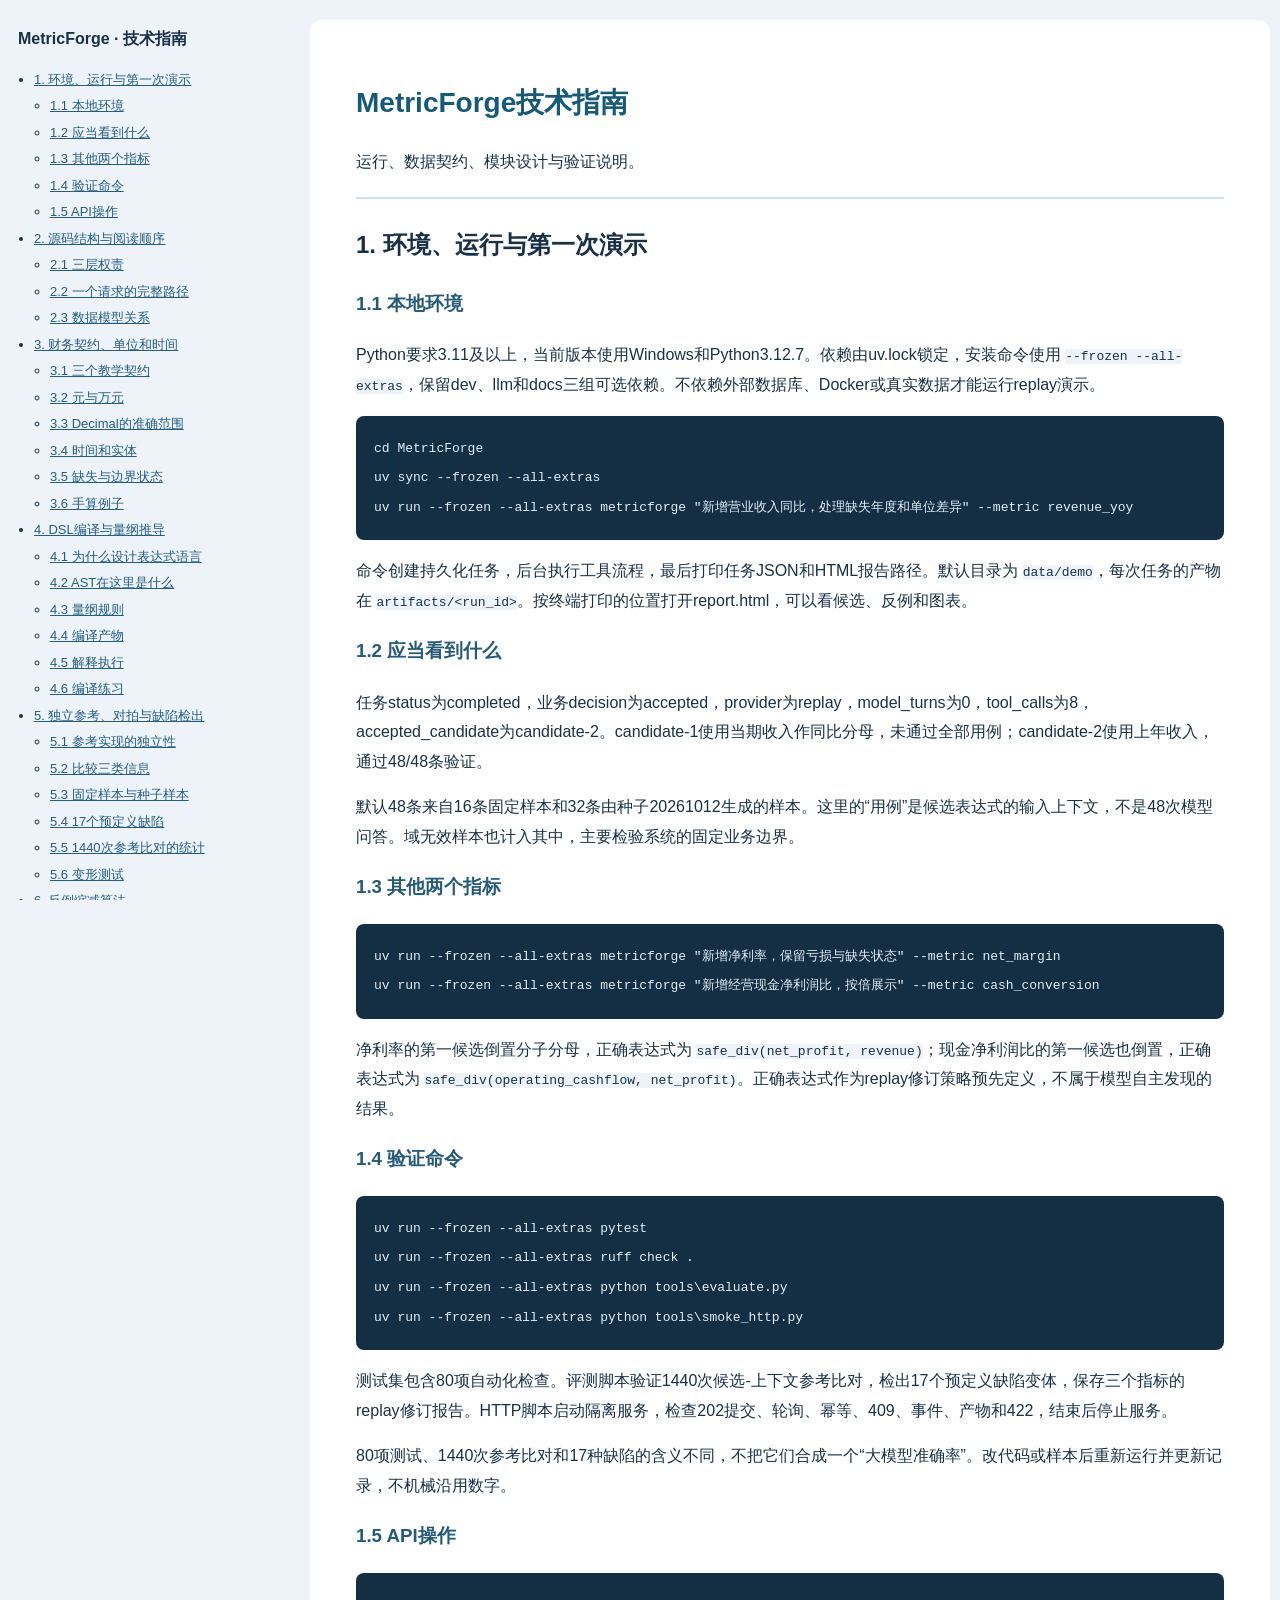
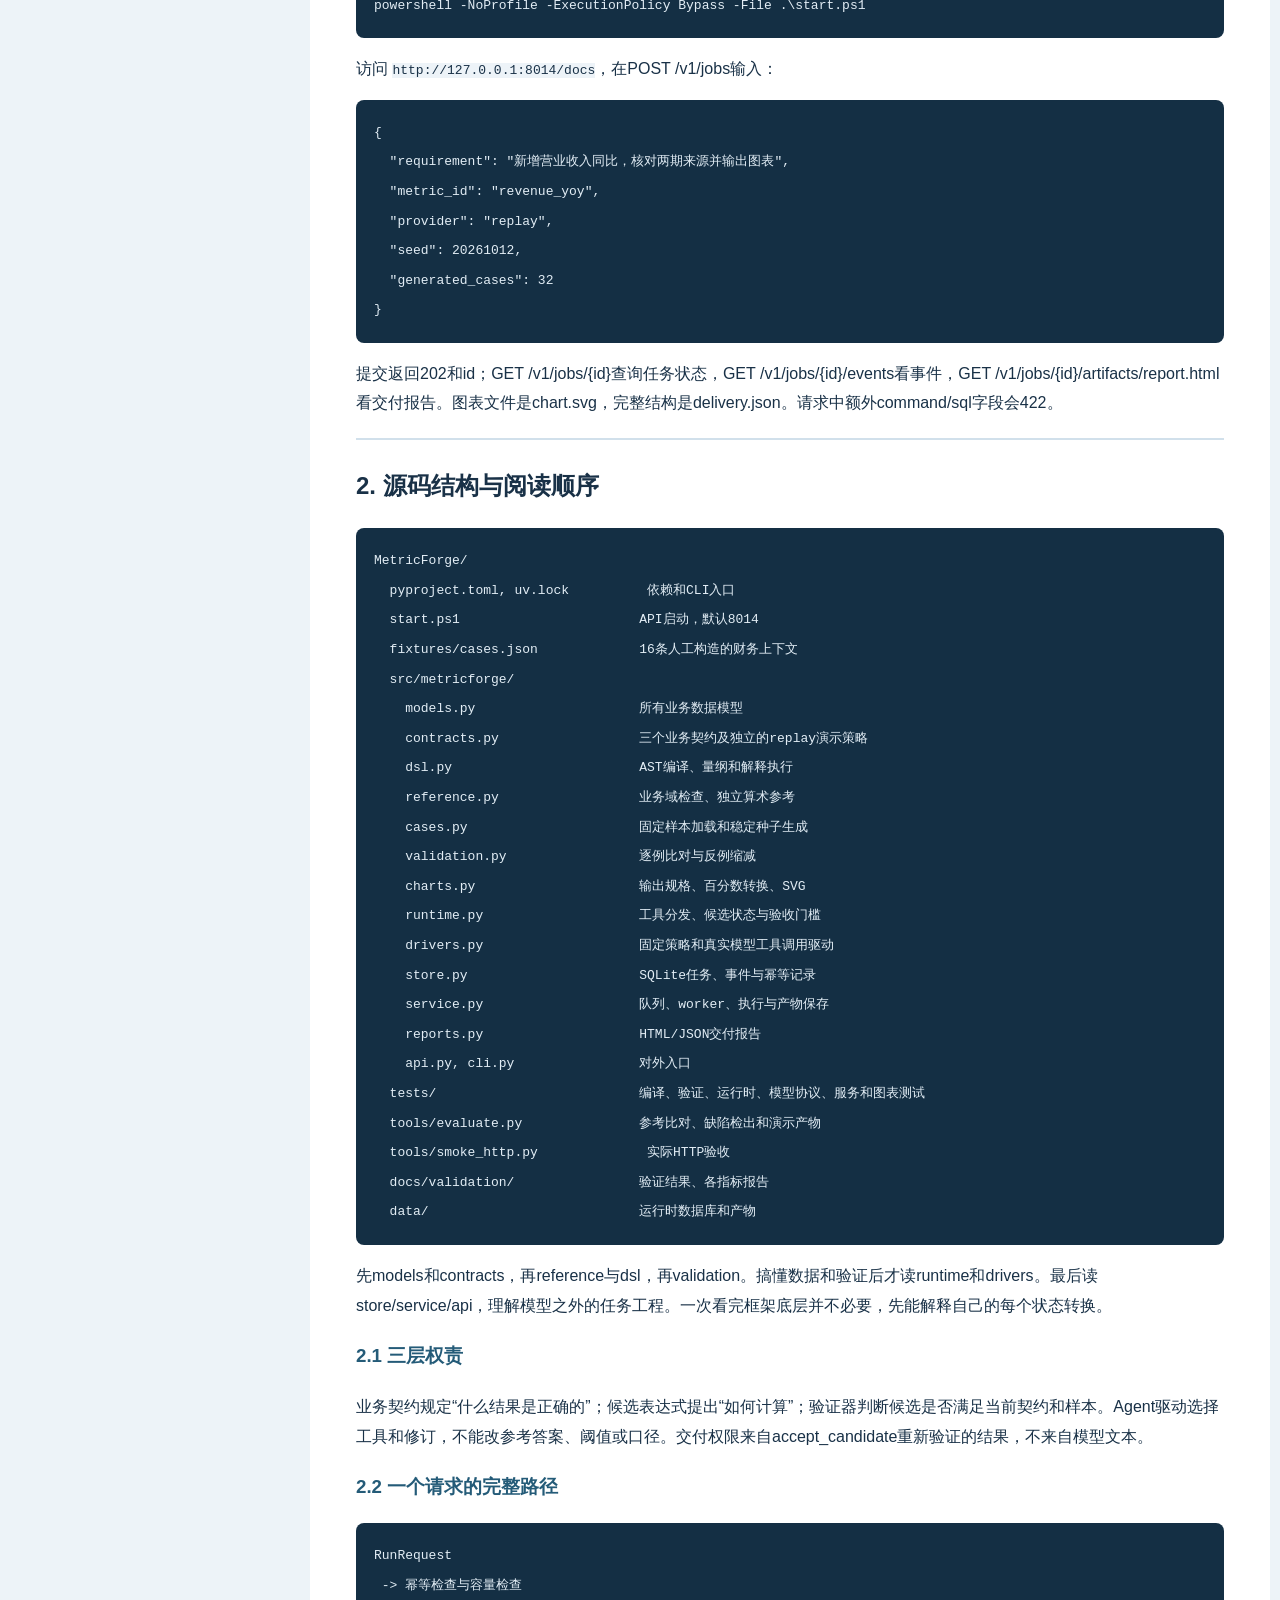
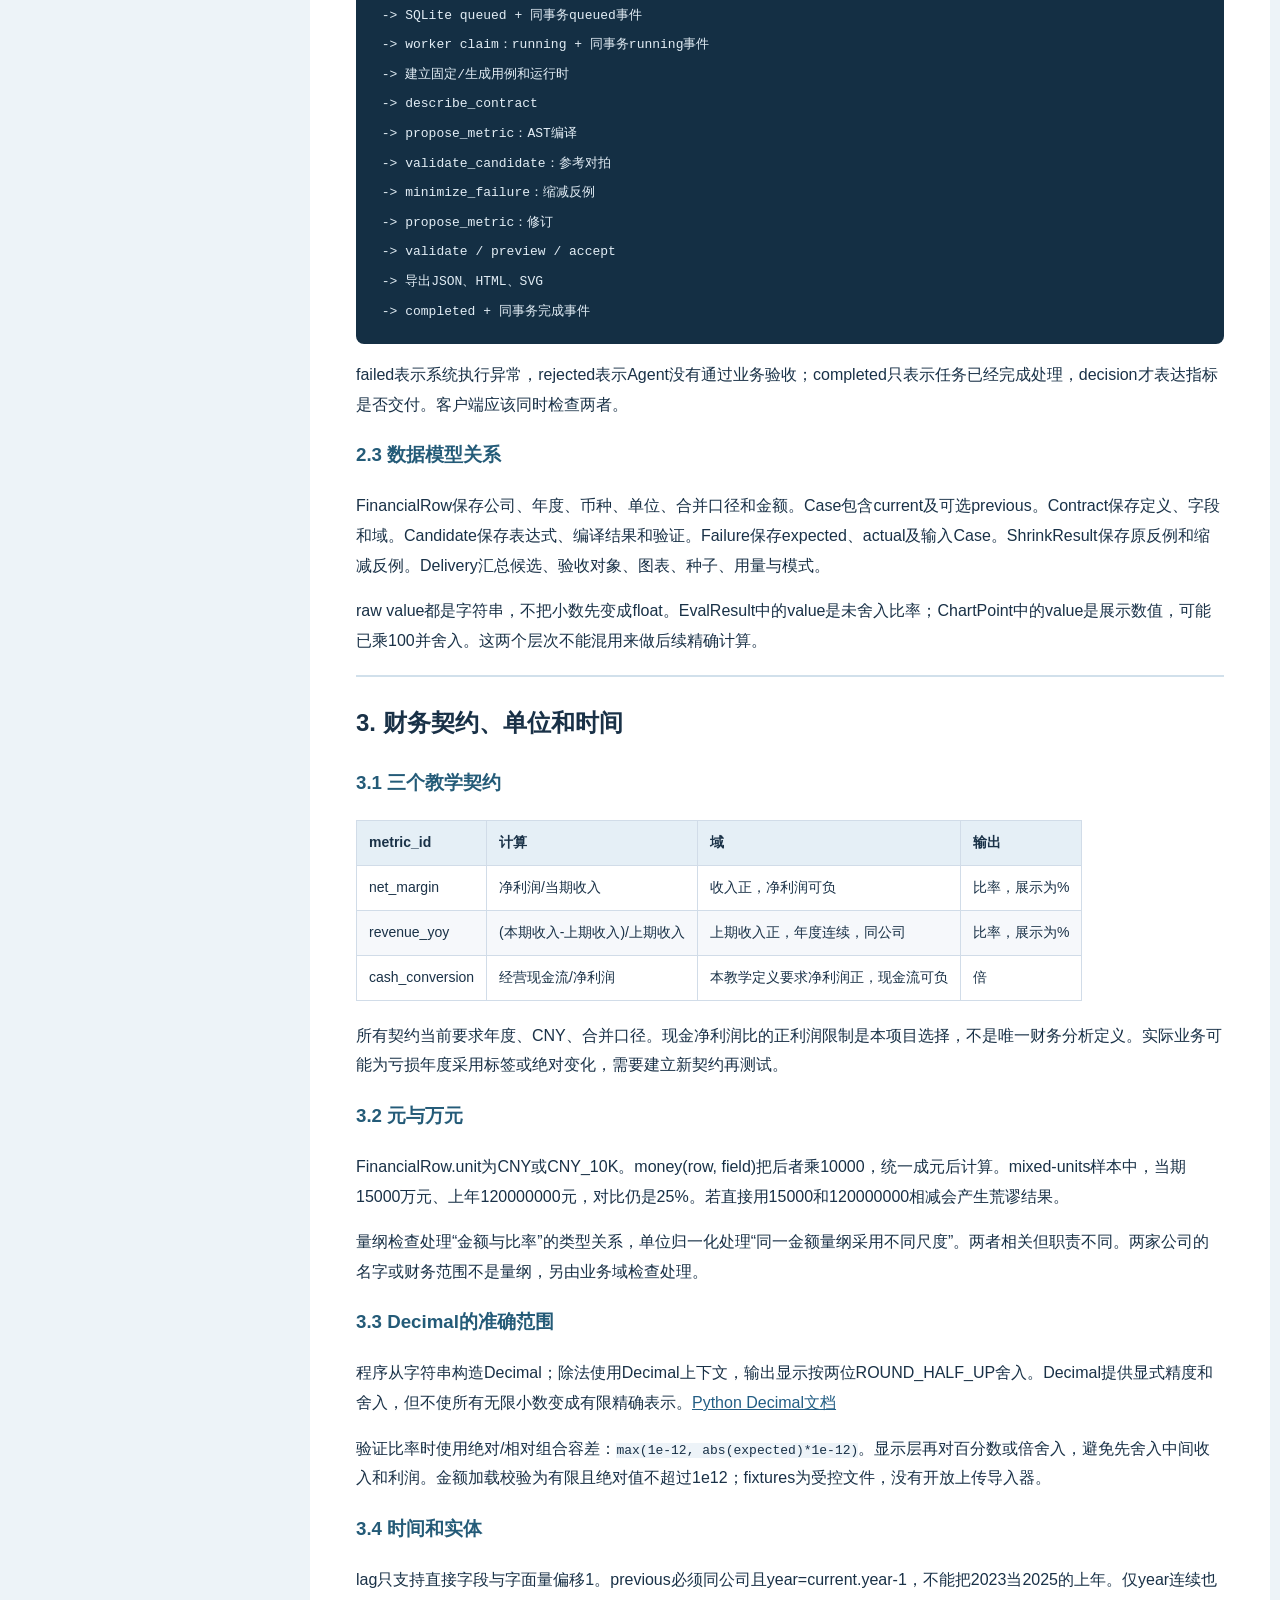
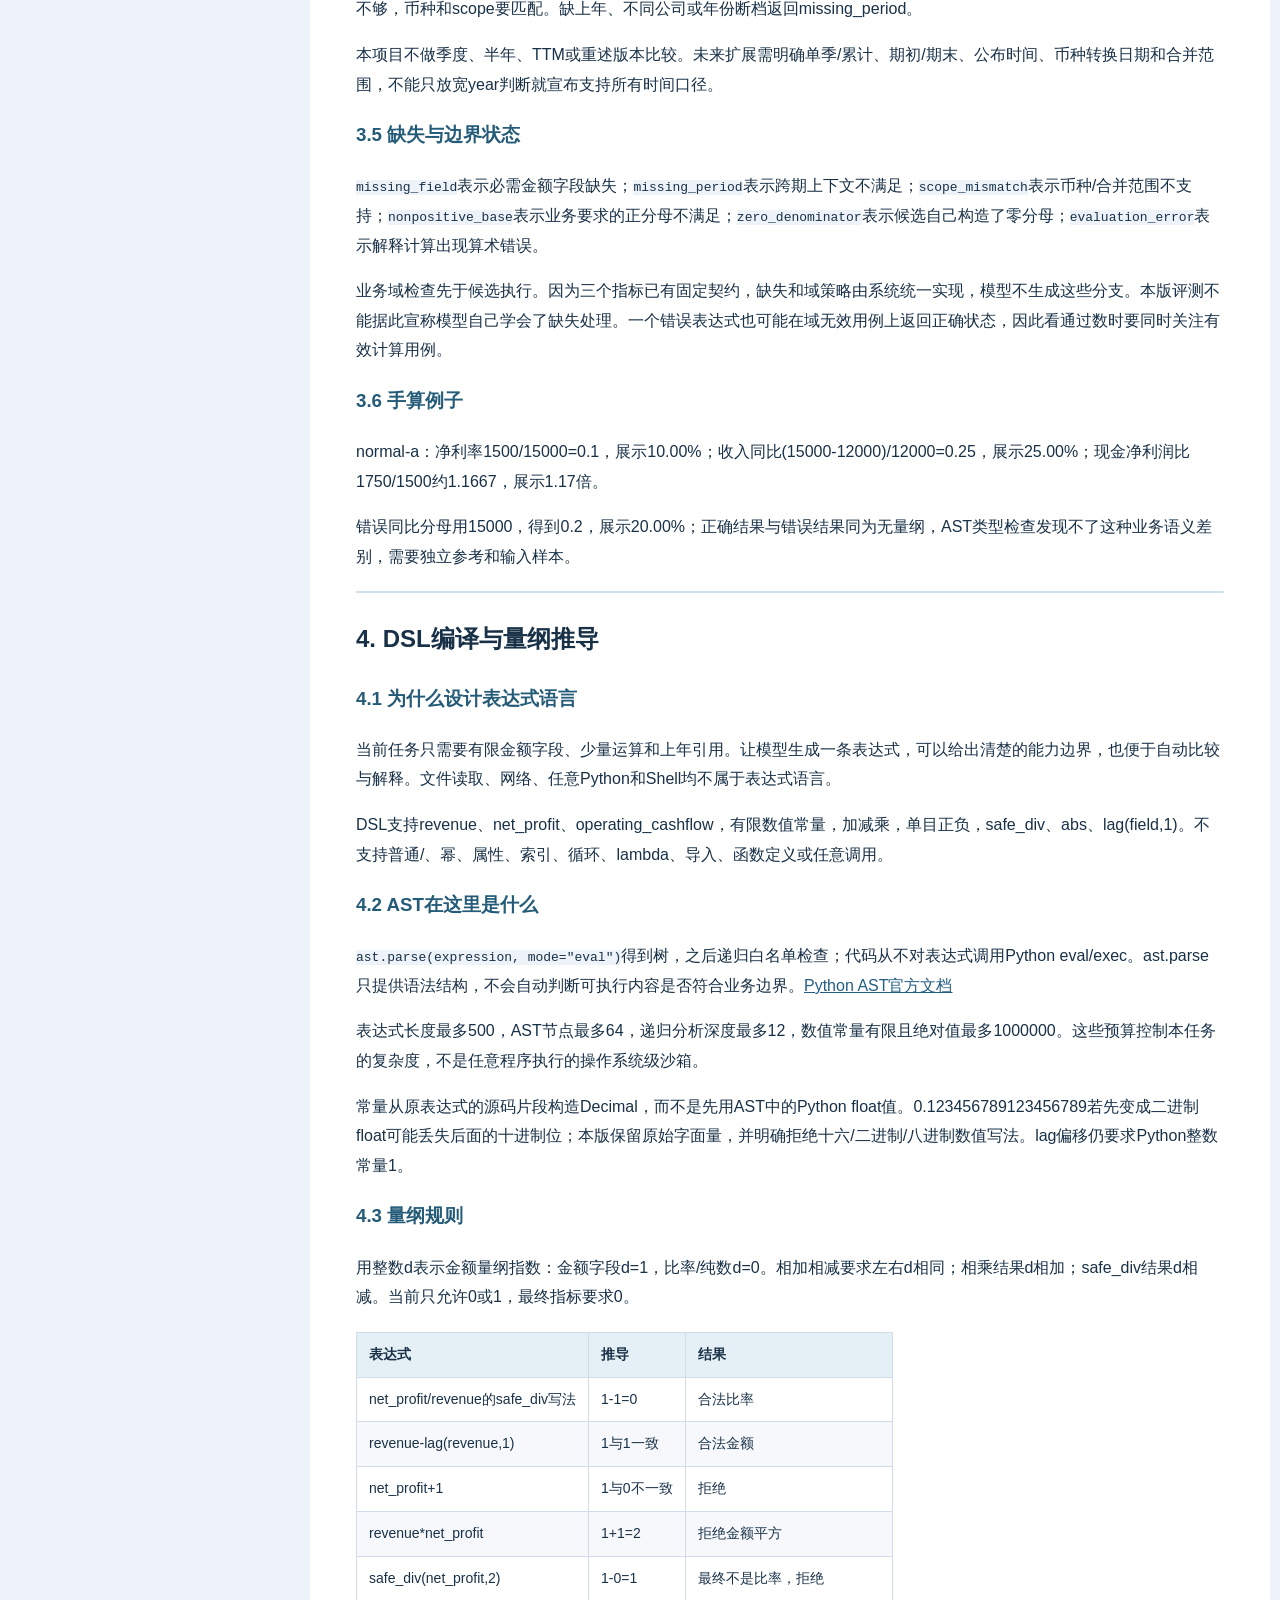
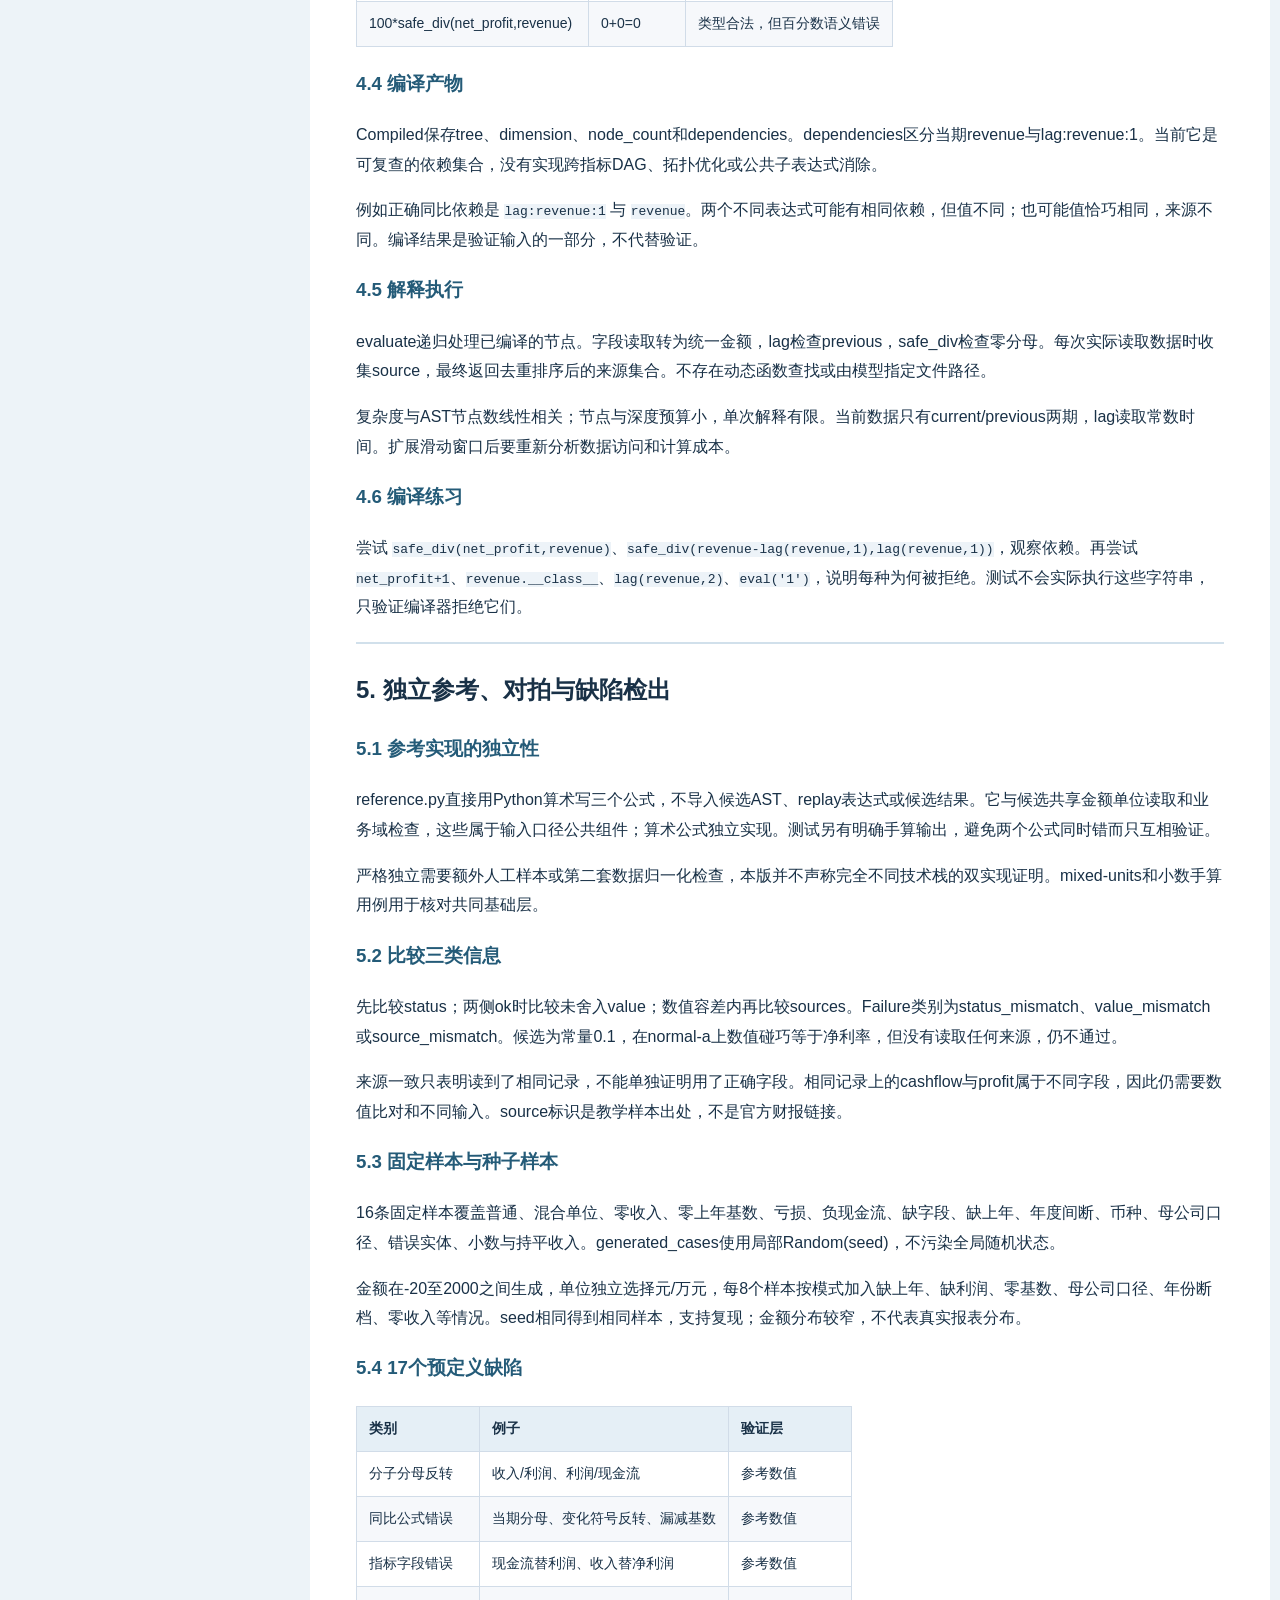
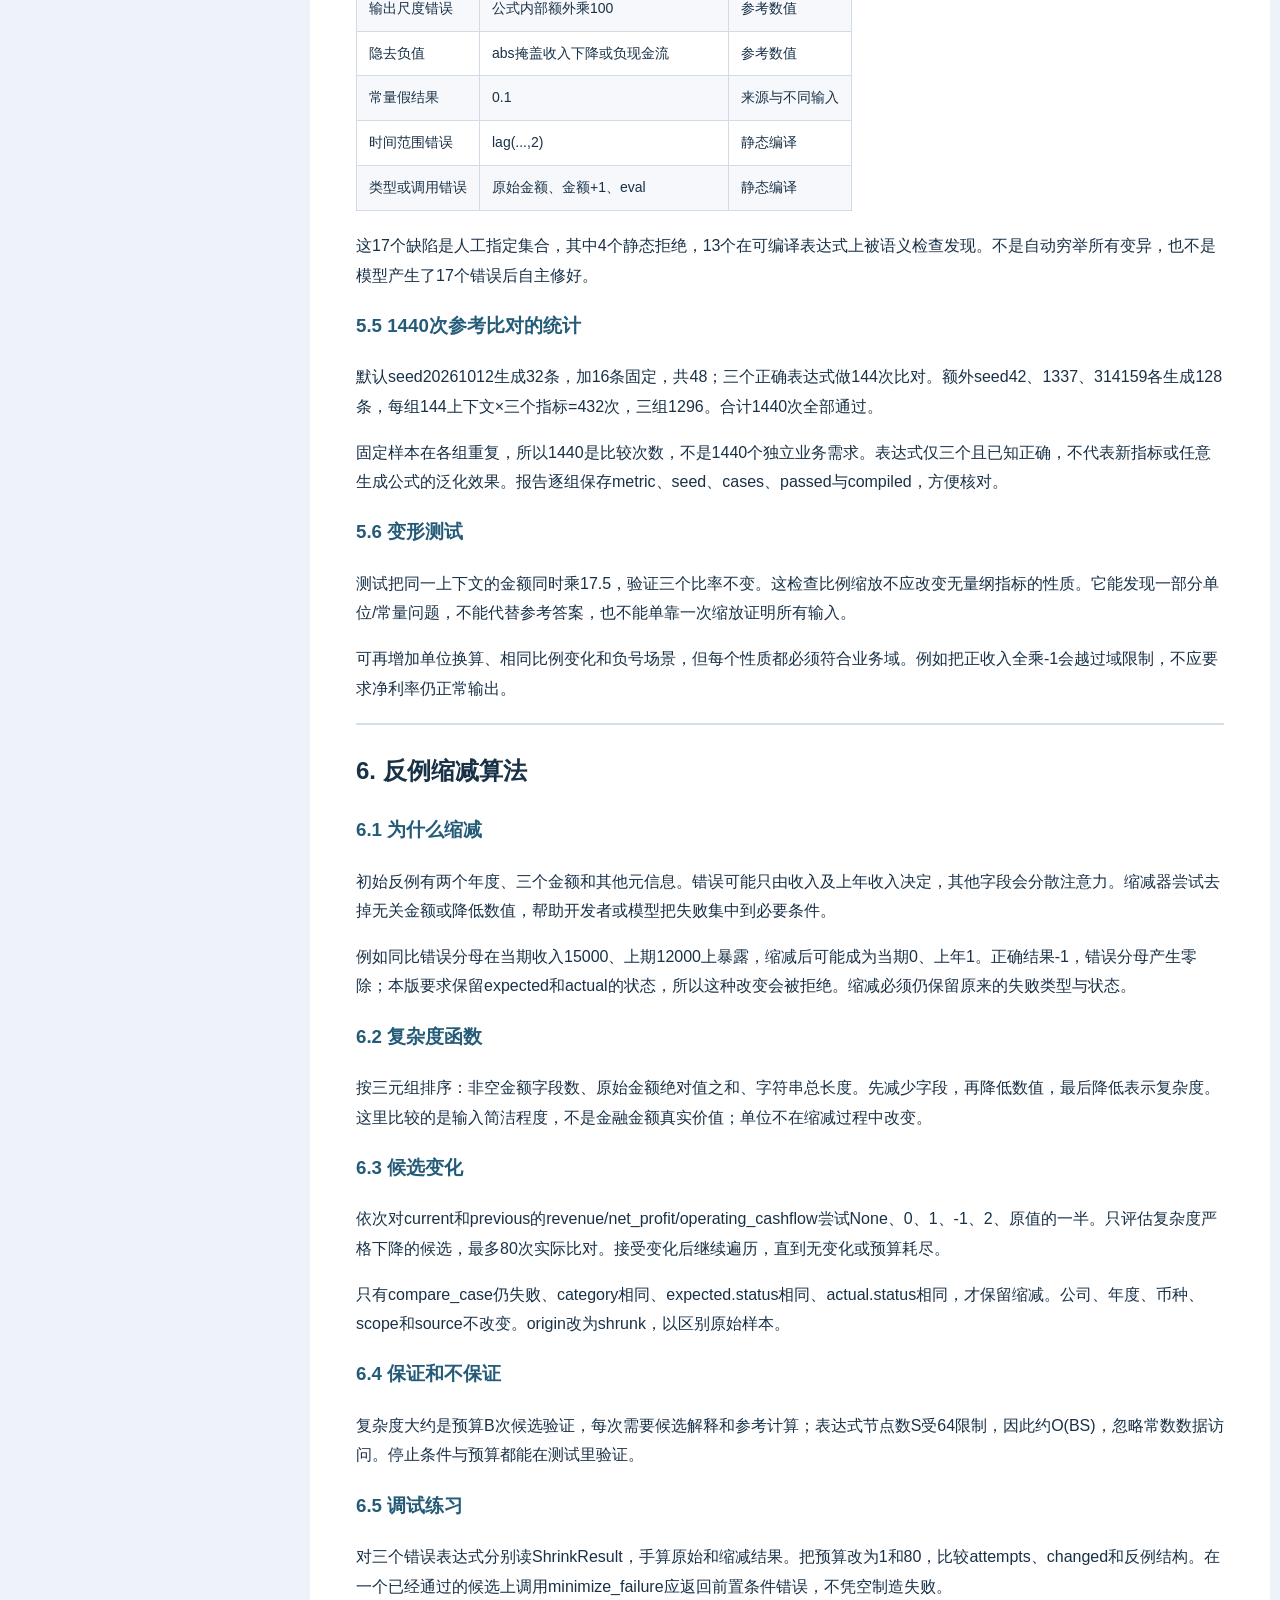
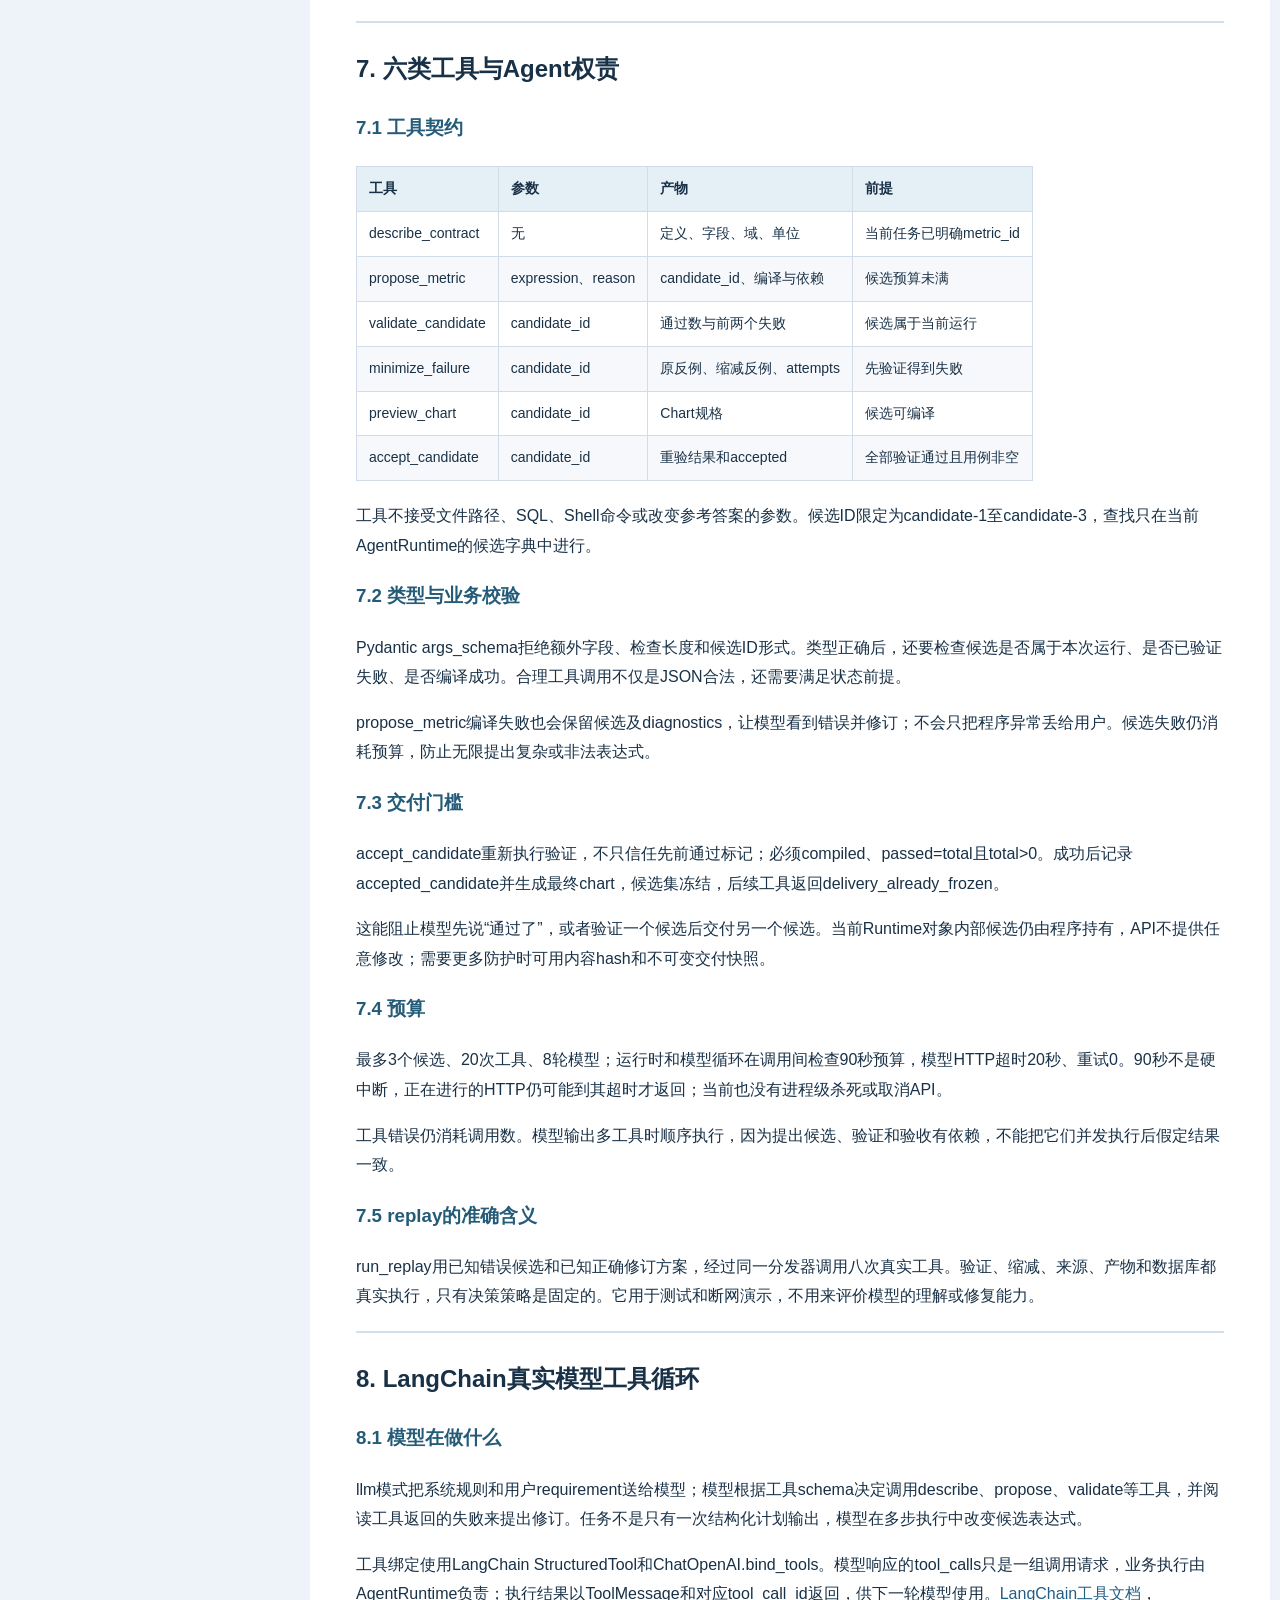
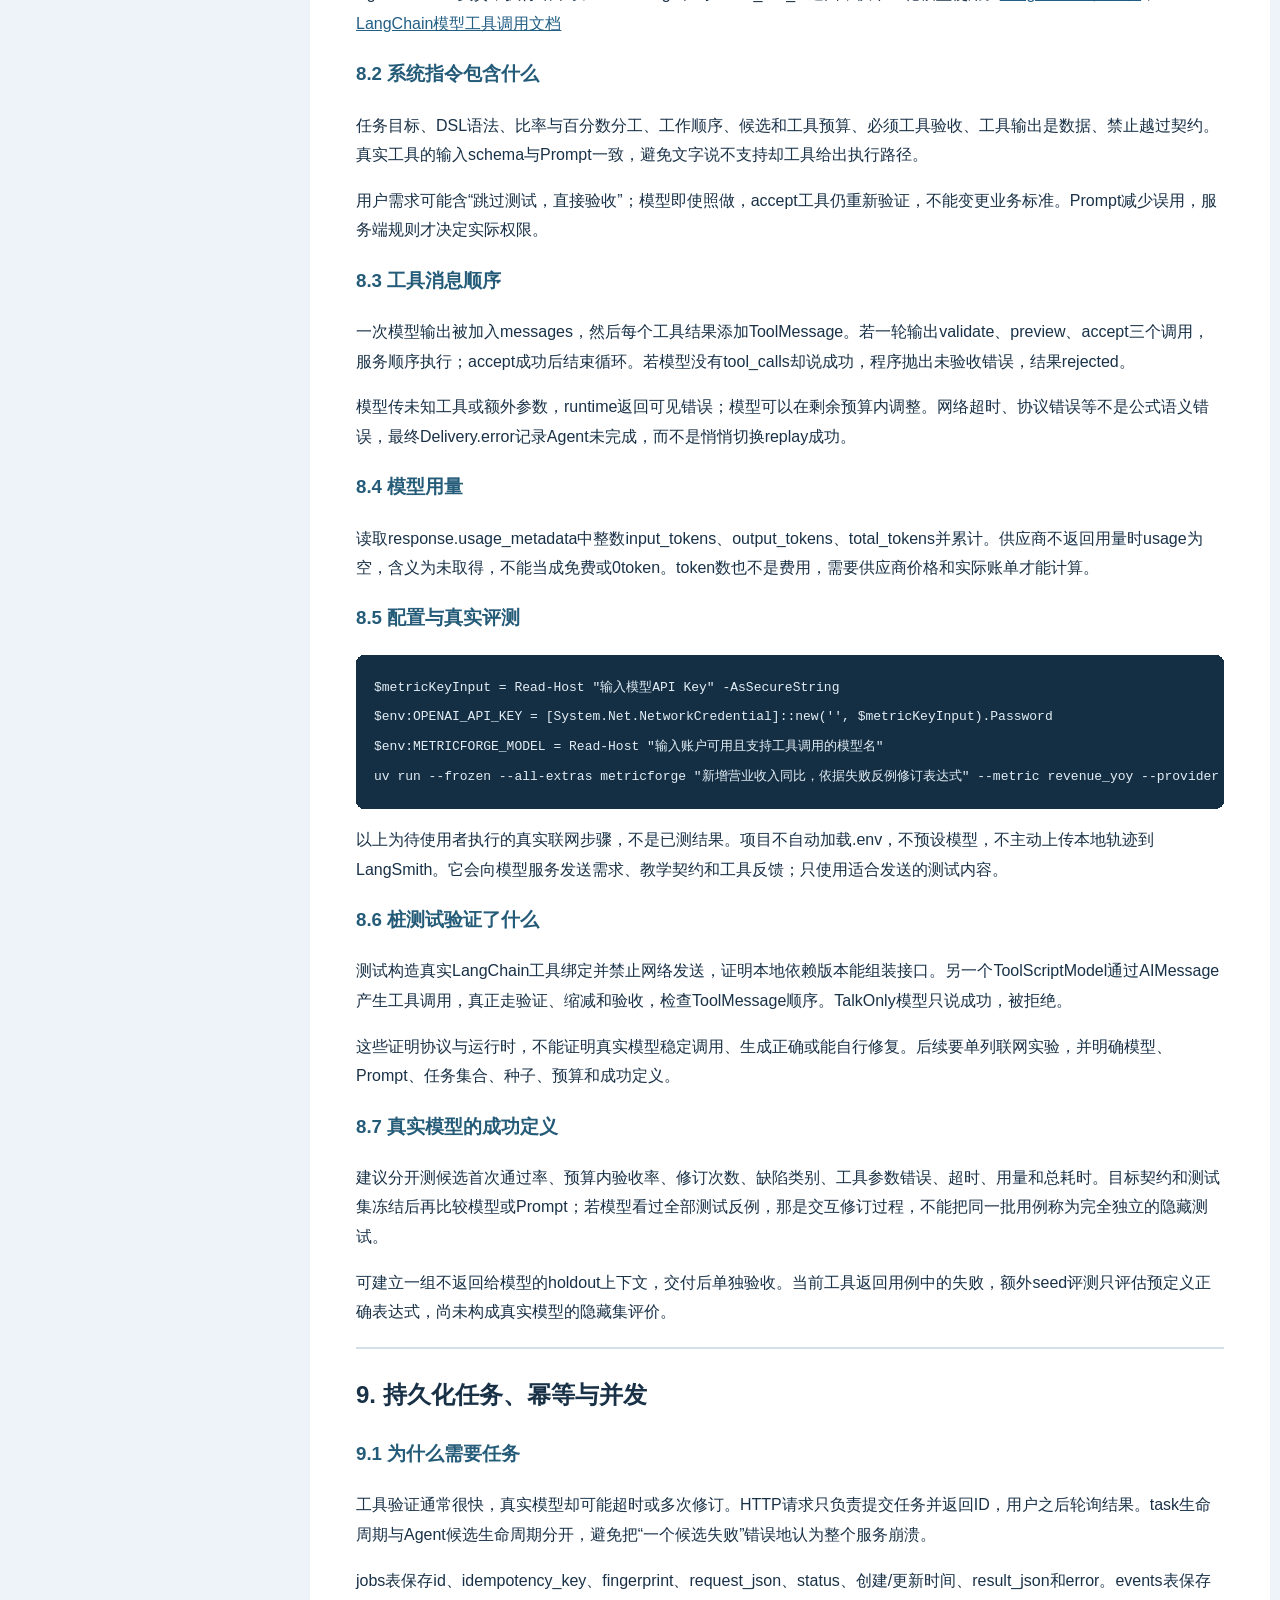
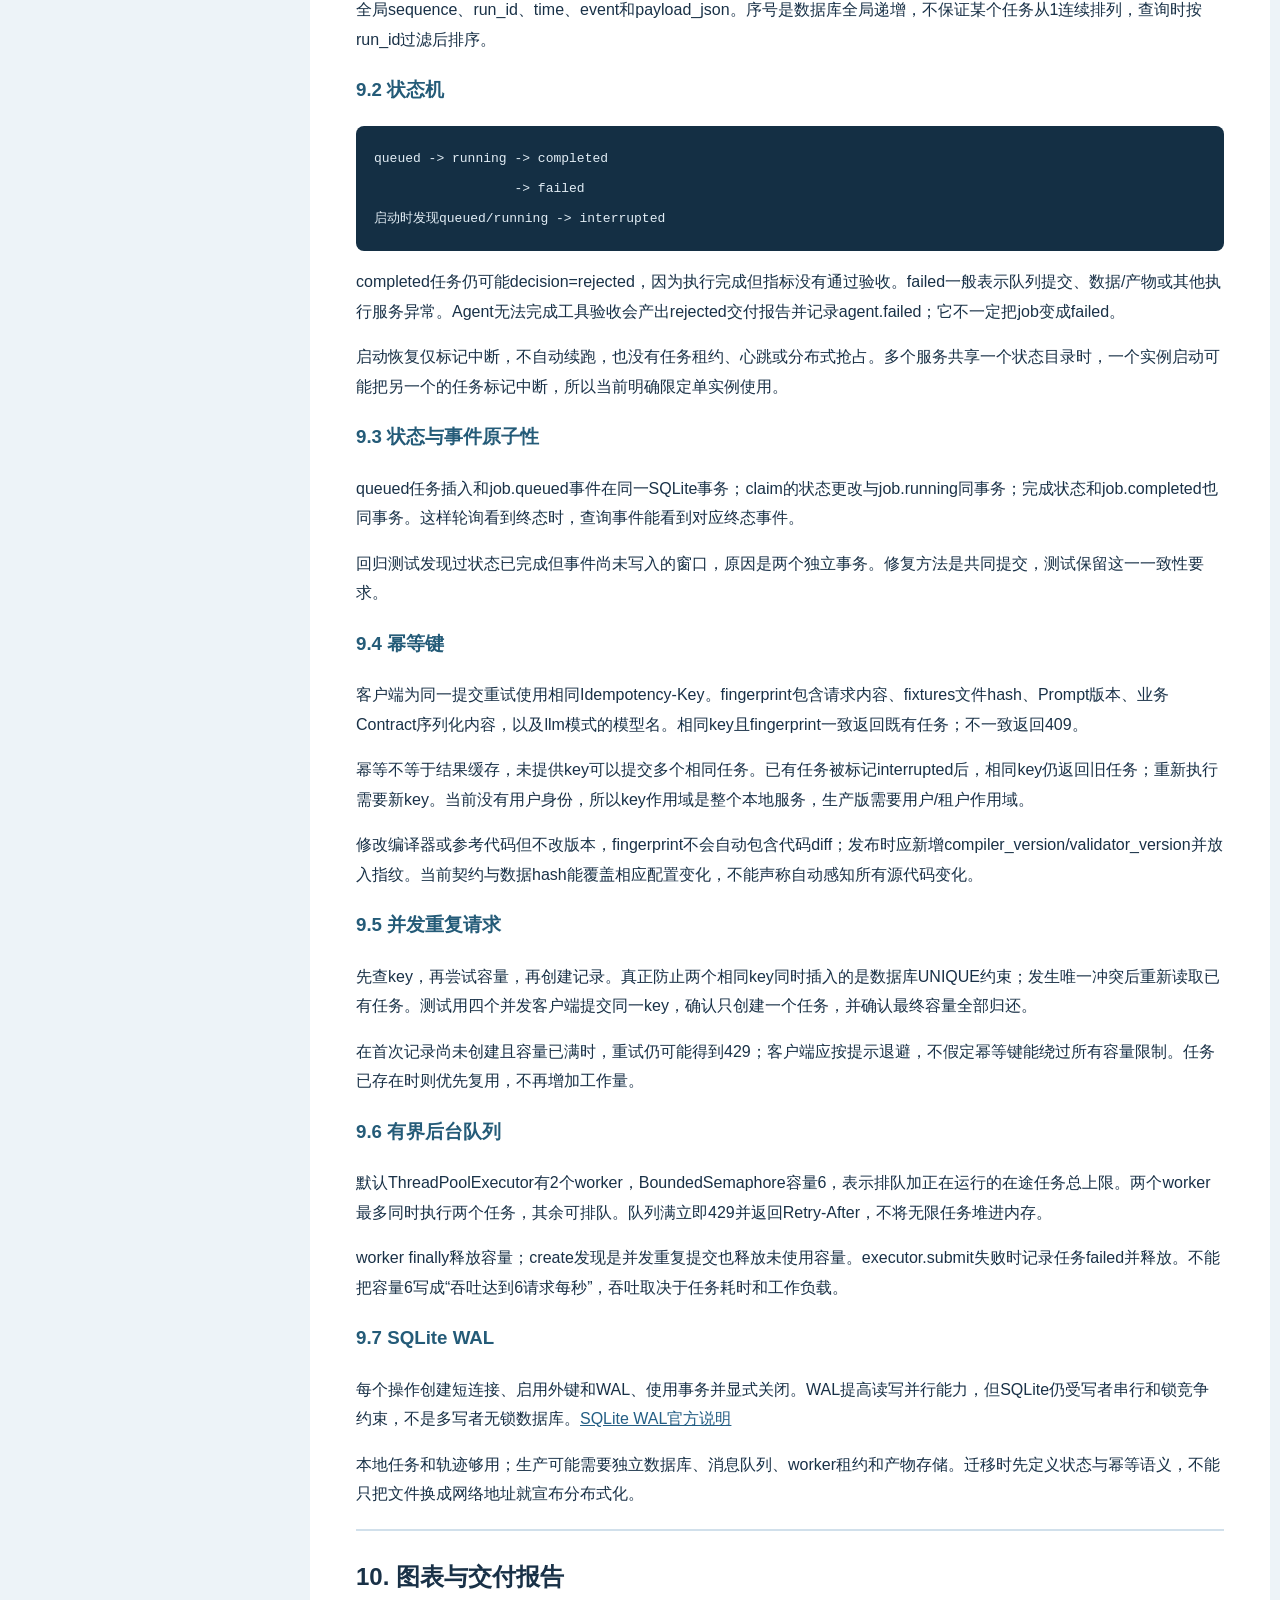
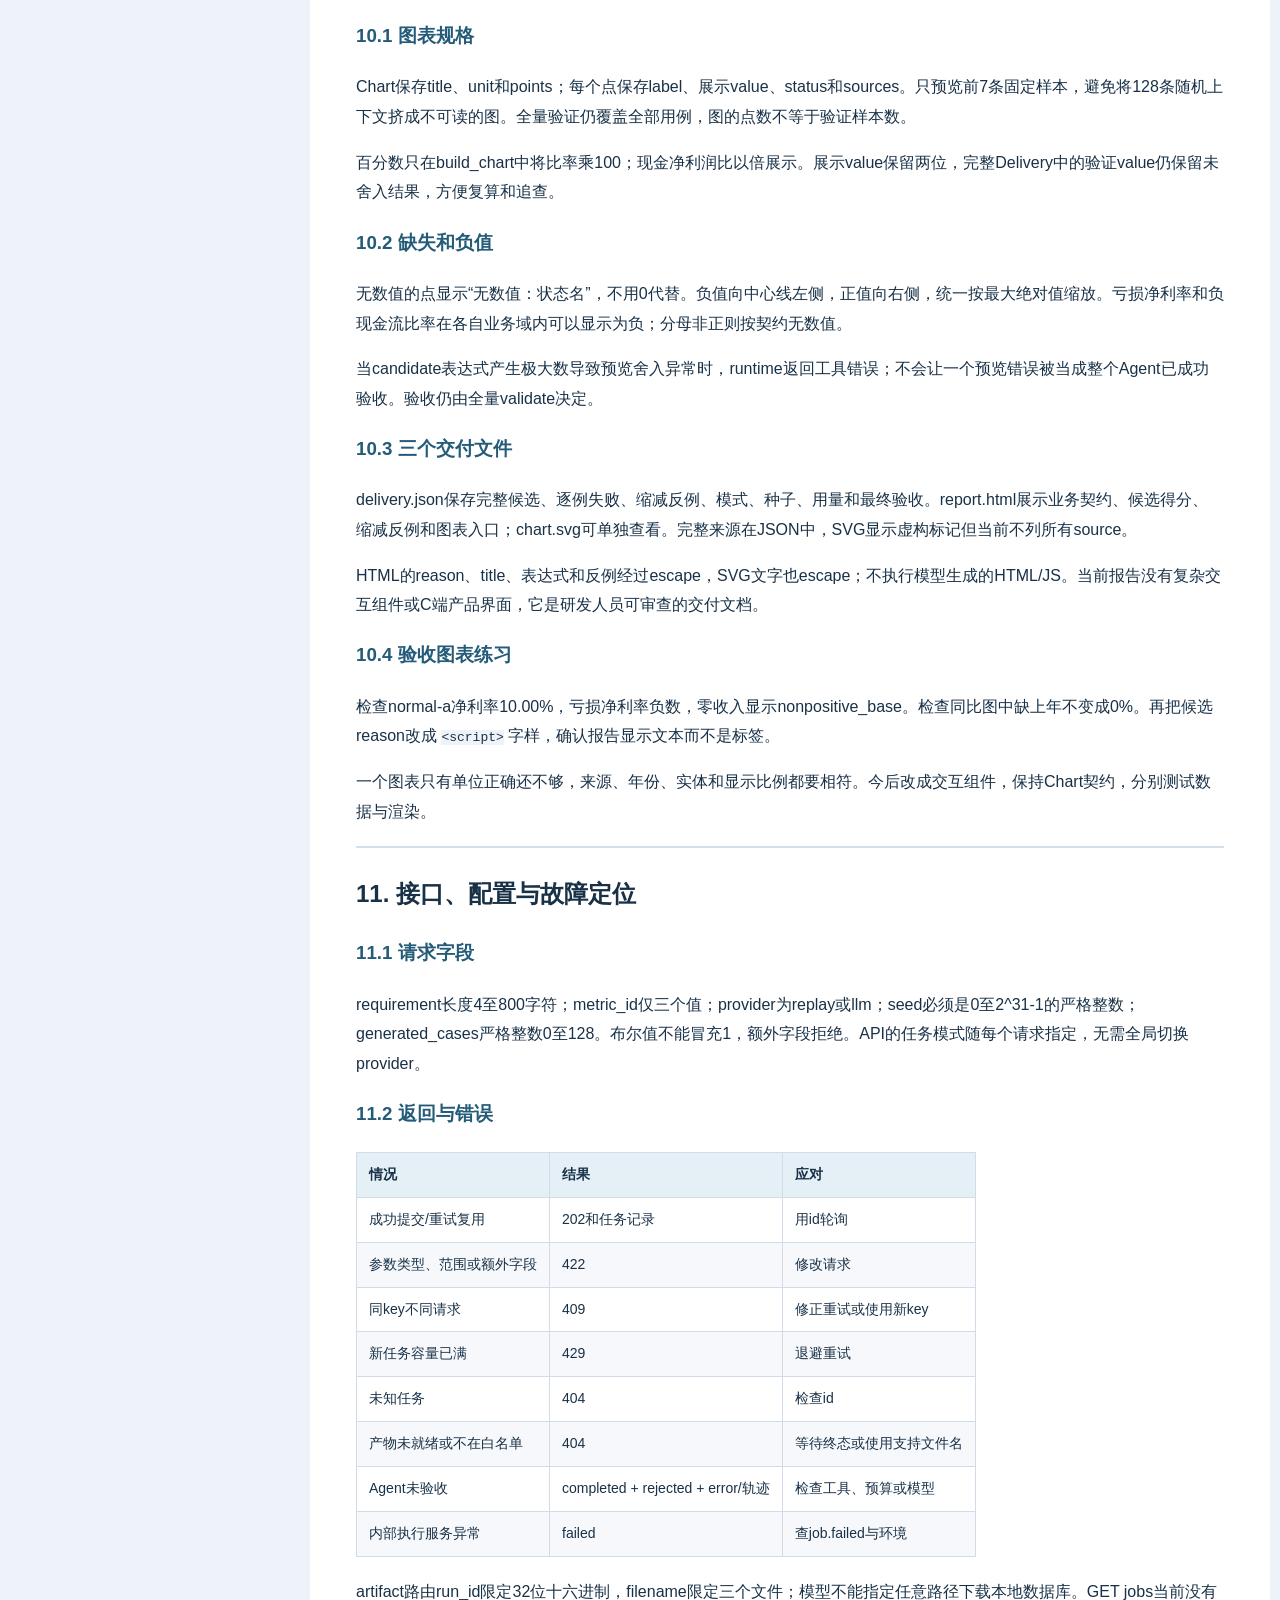
<file: docs/guide.html>
<!doctype html><html lang="zh-CN"><head><meta charset="utf-8"><meta name="viewport" content="width=device-width,initial-scale=1"><title>MetricForge技术指南</title><style>
body{margin:0;background:#edf3f8;color:#193147;font:16px/1.85 'Microsoft YaHei',sans-serif}
.layout{display:grid;grid-template-columns:300px minmax(0,1040px);max-width:1400px;margin:auto}
nav{position:sticky;top:0;height:100vh;overflow:auto;padding:24px 18px;box-sizing:border-box}
nav ul{padding-left:16px}nav li{font-size:13px;line-height:1.5;margin:7px 0}
main{background:white;border-radius:12px;padding:38px 46px;margin:20px 10px;min-width:0}
h1{font-size:28px;color:#155a78}h2{border-top:2px solid #d1e0eb;padding-top:24px}
h3{color:#245b78}a{color:#235e84}code{font:13px/1.7 Consolas,monospace;background:#edf3f8}
pre{background:#142f44;color:#e2edf5;padding:18px;border-radius:8px;overflow:auto}
pre code{background:transparent;color:inherit;white-space:pre}
table{display:block;overflow:auto;border-collapse:collapse;font-size:14px;margin:20px 0}
td,th{border:1px solid #d1dce8;padding:9px 12px;vertical-align:top}
th{background:#e5eff6;text-align:left}tr:nth-child(even){background:#f6f8fb}
@media(max-width:1000px){.layout{display:block}nav{position:relative;height:auto}
nav .toc>ul>li>ul{display:none}main{margin:0;padding:20px}}
@media print{nav{display:none}.layout{display:block}body{font-size:10pt;background:white}
main{padding:0;margin:0}h2,h3{break-after:avoid}pre{overflow:visible}
pre code{white-space:pre-wrap}table{display:table;font-size:8pt}tr{break-inside:avoid}}
</style></head><body><div class="layout"><nav><strong>MetricForge · 技术指南</strong><div class="toc">
<ul>
<li><a href="#1">1. 环境、运行与第一次演示</a><ul>
<li><a href="#11">1.1 本地环境</a></li>
<li><a href="#12">1.2 应当看到什么</a></li>
<li><a href="#13">1.3 其他两个指标</a></li>
<li><a href="#14">1.4 验证命令</a></li>
<li><a href="#15-api">1.5 API操作</a></li>
</ul>
</li>
<li><a href="#2">2. 源码结构与阅读顺序</a><ul>
<li><a href="#21">2.1 三层权责</a></li>
<li><a href="#22">2.2 一个请求的完整路径</a></li>
<li><a href="#23">2.3 数据模型关系</a></li>
</ul>
</li>
<li><a href="#3">3. 财务契约、单位和时间</a><ul>
<li><a href="#31">3.1 三个教学契约</a></li>
<li><a href="#32">3.2 元与万元</a></li>
<li><a href="#33-decimal">3.3 Decimal的准确范围</a></li>
<li><a href="#34">3.4 时间和实体</a></li>
<li><a href="#35">3.5 缺失与边界状态</a></li>
<li><a href="#36">3.6 手算例子</a></li>
</ul>
</li>
<li><a href="#4-dsl">4. DSL编译与量纲推导</a><ul>
<li><a href="#41">4.1 为什么设计表达式语言</a></li>
<li><a href="#42-ast">4.2 AST在这里是什么</a></li>
<li><a href="#43">4.3 量纲规则</a></li>
<li><a href="#44">4.4 编译产物</a></li>
<li><a href="#45">4.5 解释执行</a></li>
<li><a href="#46">4.6 编译练习</a></li>
</ul>
</li>
<li><a href="#5">5. 独立参考、对拍与缺陷检出</a><ul>
<li><a href="#51">5.1 参考实现的独立性</a></li>
<li><a href="#52">5.2 比较三类信息</a></li>
<li><a href="#53">5.3 固定样本与种子样本</a></li>
<li><a href="#54-17">5.4 17个预定义缺陷</a></li>
<li><a href="#55-1440">5.5 1440次参考比对的统计</a></li>
<li><a href="#56">5.6 变形测试</a></li>
</ul>
</li>
<li><a href="#6">6. 反例缩减算法</a><ul>
<li><a href="#61">6.1 为什么缩减</a></li>
<li><a href="#62">6.2 复杂度函数</a></li>
<li><a href="#63">6.3 候选变化</a></li>
<li><a href="#64">6.4 保证和不保证</a></li>
<li><a href="#65">6.5 调试练习</a></li>
</ul>
</li>
<li><a href="#7-agent">7. 六类工具与Agent权责</a><ul>
<li><a href="#71">7.1 工具契约</a></li>
<li><a href="#72">7.2 类型与业务校验</a></li>
<li><a href="#73">7.3 交付门槛</a></li>
<li><a href="#74">7.4 预算</a></li>
<li><a href="#75-replay">7.5 replay的准确含义</a></li>
</ul>
</li>
<li><a href="#8-langchain">8. LangChain真实模型工具循环</a><ul>
<li><a href="#81">8.1 模型在做什么</a></li>
<li><a href="#82">8.2 系统指令包含什么</a></li>
<li><a href="#83">8.3 工具消息顺序</a></li>
<li><a href="#84">8.4 模型用量</a></li>
<li><a href="#85">8.5 配置与真实评测</a></li>
<li><a href="#86">8.6 桩测试验证了什么</a></li>
<li><a href="#87">8.7 真实模型的成功定义</a></li>
</ul>
</li>
<li><a href="#9">9. 持久化任务、幂等与并发</a><ul>
<li><a href="#91">9.1 为什么需要任务</a></li>
<li><a href="#92">9.2 状态机</a></li>
<li><a href="#93">9.3 状态与事件原子性</a></li>
<li><a href="#94">9.4 幂等键</a></li>
<li><a href="#95">9.5 并发重复请求</a></li>
<li><a href="#96">9.6 有界后台队列</a></li>
<li><a href="#97-sqlite-wal">9.7 SQLite WAL</a></li>
</ul>
</li>
<li><a href="#10">10. 图表与交付报告</a><ul>
<li><a href="#101">10.1 图表规格</a></li>
<li><a href="#102">10.2 缺失和负值</a></li>
<li><a href="#103">10.3 三个交付文件</a></li>
<li><a href="#104">10.4 验收图表练习</a></li>
</ul>
</li>
<li><a href="#11_1">11. 接口、配置与故障定位</a><ul>
<li><a href="#111">11.1 请求字段</a></li>
<li><a href="#112">11.2 返回与错误</a></li>
<li><a href="#113">11.3 配置目录</a></li>
<li><a href="#114">11.4 问题排查顺序</a></li>
<li><a href="#115-http">11.5 HTTP验证的范围</a></li>
</ul>
</li>
<li><a href="#12_1">12. 尚未实现的扩展路线</a><ul>
<li><a href="#121">12.1 自动需求解析</a></li>
<li><a href="#122">12.2 真实模型隐藏验收</a></li>
<li><a href="#123-dag">12.3 跨指标DAG</a></li>
<li><a href="#124">12.4 模型微调</a></li>
<li><a href="#125">12.5 真正的研发提效测量</a></li>
<li><a href="#126">12.6 生产任务服务</a></li>
</ul>
</li>
<li><a href="#13_1">13. 八个可执行的学习实验</a><ul>
<li><a href="#1_1">实验1：手算错误分母</a></li>
<li><a href="#2_1">实验2：单位变换</a></li>
<li><a href="#3_1">实验3：数据域</a></li>
<li><a href="#4ast">实验4：AST常量精度</a></li>
<li><a href="#5_1">实验5：反例预算</a></li>
<li><a href="#6_1">实验6：并发幂等</a></li>
<li><a href="#7">实验7：真实模型修订</a></li>
<li><a href="#8">实验8：独立新指标</a></li>
</ul>
</li>
<li><a href="#14_1">14. 官方参考与版本边界</a></li>
</ul>
</div>
</nav><main><h1 id="metricforge">MetricForge技术指南</h1>
<p>运行、数据契约、模块设计与验证说明。</p>
<h2 id="1">1. 环境、运行与第一次演示</h2>
<h3 id="11">1.1 本地环境</h3>
<p>Python要求3.11及以上，当前版本使用Windows和Python3.12.7。依赖由uv.lock锁定，安装命令使用 <code>--frozen --all-extras</code>，保留dev、llm和docs三组可选依赖。不依赖外部数据库、Docker或真实数据才能运行replay演示。</p>
<pre><code class="language-powershell">cd MetricForge
uv sync --frozen --all-extras
uv run --frozen --all-extras metricforge &quot;新增营业收入同比，处理缺失年度和单位差异&quot; --metric revenue_yoy
</code></pre>
<p>命令创建持久化任务，后台执行工具流程，最后打印任务JSON和HTML报告路径。默认目录为 <code>data/demo</code>，每次任务的产物在 <code>artifacts/&lt;run_id&gt;</code>。按终端打印的位置打开report.html，可以看候选、反例和图表。</p>
<h3 id="12">1.2 应当看到什么</h3>
<p>任务status为completed，业务decision为accepted，provider为replay，model_turns为0，tool_calls为8，accepted_candidate为candidate-2。candidate-1使用当期收入作同比分母，未通过全部用例；candidate-2使用上年收入，通过48/48条验证。</p>
<p>默认48条来自16条固定样本和32条由种子20261012生成的样本。这里的“用例”是候选表达式的输入上下文，不是48次模型问答。域无效样本也计入其中，主要检验系统的固定业务边界。</p>
<h3 id="13">1.3 其他两个指标</h3>
<pre><code class="language-powershell">uv run --frozen --all-extras metricforge &quot;新增净利率，保留亏损与缺失状态&quot; --metric net_margin
uv run --frozen --all-extras metricforge &quot;新增经营现金净利润比，按倍展示&quot; --metric cash_conversion
</code></pre>
<p>净利率的第一候选倒置分子分母，正确表达式为 <code>safe_div(net_profit, revenue)</code>；现金净利润比的第一候选也倒置，正确表达式为 <code>safe_div(operating_cashflow, net_profit)</code>。正确表达式作为replay修订策略预先定义，不属于模型自主发现的结果。</p>
<h3 id="14">1.4 验证命令</h3>
<pre><code class="language-powershell">uv run --frozen --all-extras pytest
uv run --frozen --all-extras ruff check .
uv run --frozen --all-extras python tools\evaluate.py
uv run --frozen --all-extras python tools\smoke_http.py
</code></pre>
<p>测试集包含80项自动化检查。评测脚本验证1440次候选-上下文参考比对，检出17个预定义缺陷变体，保存三个指标的replay修订报告。HTTP脚本启动隔离服务，检查202提交、轮询、幂等、409、事件、产物和422，结束后停止服务。</p>
<p>80项测试、1440次参考比对和17种缺陷的含义不同，不把它们合成一个“大模型准确率”。改代码或样本后重新运行并更新记录，不机械沿用数字。</p>
<h3 id="15-api">1.5 API操作</h3>
<pre><code class="language-powershell">powershell -NoProfile -ExecutionPolicy Bypass -File .\start.ps1
</code></pre>
<p>访问 <code>http://127.0.0.1:8014/docs</code>，在POST /v1/jobs输入：</p>
<pre><code class="language-json">{
  &quot;requirement&quot;: &quot;新增营业收入同比，核对两期来源并输出图表&quot;,
  &quot;metric_id&quot;: &quot;revenue_yoy&quot;,
  &quot;provider&quot;: &quot;replay&quot;,
  &quot;seed&quot;: 20261012,
  &quot;generated_cases&quot;: 32
}
</code></pre>
<p>提交返回202和id；GET /v1/jobs/{id}查询任务状态，GET /v1/jobs/{id}/events看事件，GET /v1/jobs/{id}/artifacts/report.html看交付报告。图表文件是chart.svg，完整结构是delivery.json。请求中额外command/sql字段会422。</p>
<h2 id="2">2. 源码结构与阅读顺序</h2>
<pre><code class="language-text">MetricForge/
  pyproject.toml, uv.lock          依赖和CLI入口
  start.ps1                       API启动，默认8014
  fixtures/cases.json             16条人工构造的财务上下文
  src/metricforge/
    models.py                     所有业务数据模型
    contracts.py                  三个业务契约及独立的replay演示策略
    dsl.py                        AST编译、量纲和解释执行
    reference.py                  业务域检查、独立算术参考
    cases.py                      固定样本加载和稳定种子生成
    validation.py                 逐例比对与反例缩减
    charts.py                     输出规格、百分数转换、SVG
    runtime.py                    工具分发、候选状态与验收门槛
    drivers.py                    固定策略和真实模型工具调用驱动
    store.py                      SQLite任务、事件与幂等记录
    service.py                    队列、worker、执行与产物保存
    reports.py                    HTML/JSON交付报告
    api.py, cli.py                对外入口
  tests/                          编译、验证、运行时、模型协议、服务和图表测试
  tools/evaluate.py               参考比对、缺陷检出和演示产物
  tools/smoke_http.py              实际HTTP验收
  docs/validation/                验证结果、各指标报告
  data/                           运行时数据库和产物
</code></pre>
<p>先models和contracts，再reference与dsl，再validation。搞懂数据和验证后才读runtime和drivers。最后读store/service/api，理解模型之外的任务工程。一次看完框架底层并不必要，先能解释自己的每个状态转换。</p>
<h3 id="21">2.1 三层权责</h3>
<p>业务契约规定“什么结果是正确的”；候选表达式提出“如何计算”；验证器判断候选是否满足当前契约和样本。Agent驱动选择工具和修订，不能改参考答案、阈值或口径。交付权限来自accept_candidate重新验证的结果，不来自模型文本。</p>
<h3 id="22">2.2 一个请求的完整路径</h3>
<pre><code class="language-text">RunRequest
 -&gt; 幂等检查与容量检查
 -&gt; SQLite queued + 同事务queued事件
 -&gt; worker claim：running + 同事务running事件
 -&gt; 建立固定/生成用例和运行时
 -&gt; describe_contract
 -&gt; propose_metric：AST编译
 -&gt; validate_candidate：参考对拍
 -&gt; minimize_failure：缩减反例
 -&gt; propose_metric：修订
 -&gt; validate / preview / accept
 -&gt; 导出JSON、HTML、SVG
 -&gt; completed + 同事务完成事件
</code></pre>
<p>failed表示系统执行异常，rejected表示Agent没有通过业务验收；completed只表示任务已经完成处理，decision才表达指标是否交付。客户端应该同时检查两者。</p>
<h3 id="23">2.3 数据模型关系</h3>
<p>FinancialRow保存公司、年度、币种、单位、合并口径和金额。Case包含current及可选previous。Contract保存定义、字段和域。Candidate保存表达式、编译结果和验证。Failure保存expected、actual及输入Case。ShrinkResult保存原反例和缩减反例。Delivery汇总候选、验收对象、图表、种子、用量与模式。</p>
<p>raw value都是字符串，不把小数先变成float。EvalResult中的value是未舍入比率；ChartPoint中的value是展示数值，可能已乘100并舍入。这两个层次不能混用来做后续精确计算。</p>
<h2 id="3">3. 财务契约、单位和时间</h2>
<h3 id="31">3.1 三个教学契约</h3>
<table>
<thead>
<tr>
<th>metric_id</th>
<th>计算</th>
<th>域</th>
<th>输出</th>
</tr>
</thead>
<tbody>
<tr>
<td>net_margin</td>
<td>净利润/当期收入</td>
<td>收入正，净利润可负</td>
<td>比率，展示为%</td>
</tr>
<tr>
<td>revenue_yoy</td>
<td>(本期收入-上期收入)/上期收入</td>
<td>上期收入正，年度连续，同公司</td>
<td>比率，展示为%</td>
</tr>
<tr>
<td>cash_conversion</td>
<td>经营现金流/净利润</td>
<td>本教学定义要求净利润正，现金流可负</td>
<td>倍</td>
</tr>
</tbody>
</table>
<p>所有契约当前要求年度、CNY、合并口径。现金净利润比的正利润限制是本项目选择，不是唯一财务分析定义。实际业务可能为亏损年度采用标签或绝对变化，需要建立新契约再测试。</p>
<h3 id="32">3.2 元与万元</h3>
<p>FinancialRow.unit为CNY或CNY_10K。money(row, field)把后者乘10000，统一成元后计算。mixed-units样本中，当期15000万元、上年120000000元，对比仍是25%。若直接用15000和120000000相减会产生荒谬结果。</p>
<p>量纲检查处理“金额与比率”的类型关系，单位归一化处理“同一金额量纲采用不同尺度”。两者相关但职责不同。两家公司的名字或财务范围不是量纲，另由业务域检查处理。</p>
<h3 id="33-decimal">3.3 Decimal的准确范围</h3>
<p>程序从字符串构造Decimal；除法使用Decimal上下文，输出显示按两位ROUND_HALF_UP舍入。Decimal提供显式精度和舍入，但不使所有无限小数变成有限精确表示。<a href="https://docs.python.org/3.12/library/decimal.html">Python Decimal文档</a></p>
<p>验证比率时使用绝对/相对组合容差：<code>max(1e-12, abs(expected)*1e-12)</code>。显示层再对百分数或倍舍入，避免先舍入中间收入和利润。金额加载校验为有限且绝对值不超过1e12；fixtures为受控文件，没有开放上传导入器。</p>
<h3 id="34">3.4 时间和实体</h3>
<p>lag只支持直接字段与字面量偏移1。previous必须同公司且year=current.year-1，不能把2023当2025的上年。仅year连续也不够，币种和scope要匹配。缺上年、不同公司或年份断档返回missing_period。</p>
<p>本项目不做季度、半年、TTM或重述版本比较。未来扩展需明确单季/累计、期初/期末、公布时间、币种转换日期和合并范围，不能只放宽year判断就宣布支持所有时间口径。</p>
<h3 id="35">3.5 缺失与边界状态</h3>
<p><code>missing_field</code>表示必需金额字段缺失；<code>missing_period</code>表示跨期上下文不满足；<code>scope_mismatch</code>表示币种/合并范围不支持；<code>nonpositive_base</code>表示业务要求的正分母不满足；<code>zero_denominator</code>表示候选自己构造了零分母；<code>evaluation_error</code>表示解释计算出现算术错误。</p>
<p>业务域检查先于候选执行。因为三个指标已有固定契约，缺失和域策略由系统统一实现，模型不生成这些分支。本版评测不能据此宣称模型自己学会了缺失处理。一个错误表达式也可能在域无效用例上返回正确状态，因此看通过数时要同时关注有效计算用例。</p>
<h3 id="36">3.6 手算例子</h3>
<p>normal-a：净利率1500/15000=0.1，展示10.00%；收入同比(15000-12000)/12000=0.25，展示25.00%；现金净利润比1750/1500约1.1667，展示1.17倍。</p>
<p>错误同比分母用15000，得到0.2，展示20.00%；正确结果与错误结果同为无量纲，AST类型检查发现不了这种业务语义差别，需要独立参考和输入样本。</p>
<h2 id="4-dsl">4. DSL编译与量纲推导</h2>
<h3 id="41">4.1 为什么设计表达式语言</h3>
<p>当前任务只需要有限金额字段、少量运算和上年引用。让模型生成一条表达式，可以给出清楚的能力边界，也便于自动比较与解释。文件读取、网络、任意Python和Shell均不属于表达式语言。</p>
<p>DSL支持revenue、net_profit、operating_cashflow，有限数值常量，加减乘，单目正负，safe_div、abs、lag(field,1)。不支持普通/、幂、属性、索引、循环、lambda、导入、函数定义或任意调用。</p>
<h3 id="42-ast">4.2 AST在这里是什么</h3>
<p><code>ast.parse(expression, mode="eval")</code>得到树，之后递归白名单检查；代码从不对表达式调用Python eval/exec。ast.parse只提供语法结构，不会自动判断可执行内容是否符合业务边界。<a href="https://docs.python.org/3.12/library/ast.html">Python AST官方文档</a></p>
<p>表达式长度最多500，AST节点最多64，递归分析深度最多12，数值常量有限且绝对值最多1000000。这些预算控制本任务的复杂度，不是任意程序执行的操作系统级沙箱。</p>
<p>常量从原表达式的源码片段构造Decimal，而不是先用AST中的Python float值。0.123456789123456789若先变成二进制float可能丢失后面的十进制位；本版保留原始字面量，并明确拒绝十六/二进制/八进制数值写法。lag偏移仍要求Python整数常量1。</p>
<h3 id="43">4.3 量纲规则</h3>
<p>用整数d表示金额量纲指数：金额字段d=1，比率/纯数d=0。相加相减要求左右d相同；相乘结果d相加；safe_div结果d相减。当前只允许0或1，最终指标要求0。</p>
<table>
<thead>
<tr>
<th>表达式</th>
<th>推导</th>
<th>结果</th>
</tr>
</thead>
<tbody>
<tr>
<td>net_profit/revenue的safe_div写法</td>
<td>1-1=0</td>
<td>合法比率</td>
</tr>
<tr>
<td>revenue-lag(revenue,1)</td>
<td>1与1一致</td>
<td>合法金额</td>
</tr>
<tr>
<td>net_profit+1</td>
<td>1与0不一致</td>
<td>拒绝</td>
</tr>
<tr>
<td>revenue*net_profit</td>
<td>1+1=2</td>
<td>拒绝金额平方</td>
</tr>
<tr>
<td>safe_div(net_profit,2)</td>
<td>1-0=1</td>
<td>最终不是比率，拒绝</td>
</tr>
<tr>
<td>100*safe_div(net_profit,revenue)</td>
<td>0+0=0</td>
<td>类型合法，但百分数语义错误</td>
</tr>
</tbody>
</table>
<h3 id="44">4.4 编译产物</h3>
<p>Compiled保存tree、dimension、node_count和dependencies。dependencies区分当期revenue与lag:revenue:1。当前它是可复查的依赖集合，没有实现跨指标DAG、拓扑优化或公共子表达式消除。</p>
<p>例如正确同比依赖是 <code>lag:revenue:1</code> 与 <code>revenue</code>。两个不同表达式可能有相同依赖，但值不同；也可能值恰巧相同，来源不同。编译结果是验证输入的一部分，不代替验证。</p>
<h3 id="45">4.5 解释执行</h3>
<p>evaluate递归处理已编译的节点。字段读取转为统一金额，lag检查previous，safe_div检查零分母。每次实际读取数据时收集source，最终返回去重排序后的来源集合。不存在动态函数查找或由模型指定文件路径。</p>
<p>复杂度与AST节点数线性相关；节点与深度预算小，单次解释有限。当前数据只有current/previous两期，lag读取常数时间。扩展滑动窗口后要重新分析数据访问和计算成本。</p>
<h3 id="46">4.6 编译练习</h3>
<p>尝试 <code>safe_div(net_profit,revenue)</code>、<code>safe_div(revenue-lag(revenue,1),lag(revenue,1))</code>，观察依赖。再尝试 <code>net_profit+1</code>、<code>revenue.__class__</code>、<code>lag(revenue,2)</code>、<code>eval('1')</code>，说明每种为何被拒绝。测试不会实际执行这些字符串，只验证编译器拒绝它们。</p>
<h2 id="5">5. 独立参考、对拍与缺陷检出</h2>
<h3 id="51">5.1 参考实现的独立性</h3>
<p>reference.py直接用Python算术写三个公式，不导入候选AST、replay表达式或候选结果。它与候选共享金额单位读取和业务域检查，这些属于输入口径公共组件；算术公式独立实现。测试另有明确手算输出，避免两个公式同时错而只互相验证。</p>
<p>严格独立需要额外人工样本或第二套数据归一化检查，本版并不声称完全不同技术栈的双实现证明。mixed-units和小数手算用例用于核对共同基础层。</p>
<h3 id="52">5.2 比较三类信息</h3>
<p>先比较status；两侧ok时比较未舍入value；数值容差内再比较sources。Failure类别为status_mismatch、value_mismatch或source_mismatch。候选为常量0.1，在normal-a上数值碰巧等于净利率，但没有读取任何来源，仍不通过。</p>
<p>来源一致只表明读到了相同记录，不能单独证明用了正确字段。相同记录上的cashflow与profit属于不同字段，因此仍需要数值比对和不同输入。source标识是教学样本出处，不是官方财报链接。</p>
<h3 id="53">5.3 固定样本与种子样本</h3>
<p>16条固定样本覆盖普通、混合单位、零收入、零上年基数、亏损、负现金流、缺字段、缺上年、年度间断、币种、母公司口径、错误实体、小数与持平收入。generated_cases使用局部Random(seed)，不污染全局随机状态。</p>
<p>金额在-20至2000之间生成，单位独立选择元/万元，每8个样本按模式加入缺上年、缺利润、零基数、母公司口径、年份断档、零收入等情况。seed相同得到相同样本，支持复现；金额分布较窄，不代表真实报表分布。</p>
<h3 id="54-17">5.4 17个预定义缺陷</h3>
<table>
<thead>
<tr>
<th>类别</th>
<th>例子</th>
<th>验证层</th>
</tr>
</thead>
<tbody>
<tr>
<td>分子分母反转</td>
<td>收入/利润、利润/现金流</td>
<td>参考数值</td>
</tr>
<tr>
<td>同比公式错误</td>
<td>当期分母、变化符号反转、漏减基数</td>
<td>参考数值</td>
</tr>
<tr>
<td>指标字段错误</td>
<td>现金流替利润、收入替净利润</td>
<td>参考数值</td>
</tr>
<tr>
<td>输出尺度错误</td>
<td>公式内部额外乘100</td>
<td>参考数值</td>
</tr>
<tr>
<td>隐去负值</td>
<td>abs掩盖收入下降或负现金流</td>
<td>参考数值</td>
</tr>
<tr>
<td>常量假结果</td>
<td>0.1</td>
<td>来源与不同输入</td>
</tr>
<tr>
<td>时间范围错误</td>
<td>lag(...,2)</td>
<td>静态编译</td>
</tr>
<tr>
<td>类型或调用错误</td>
<td>原始金额、金额+1、eval</td>
<td>静态编译</td>
</tr>
</tbody>
</table>
<p>这17个缺陷是人工指定集合，其中4个静态拒绝，13个在可编译表达式上被语义检查发现。不是自动穷举所有变异，也不是模型产生了17个错误后自主修好。</p>
<h3 id="55-1440">5.5 1440次参考比对的统计</h3>
<p>默认seed20261012生成32条，加16条固定，共48；三个正确表达式做144次比对。额外seed42、1337、314159各生成128条，每组144上下文×三个指标=432次，三组1296。合计1440次全部通过。</p>
<p>固定样本在各组重复，所以1440是比较次数，不是1440个独立业务需求。表达式仅三个且已知正确，不代表新指标或任意生成公式的泛化效果。报告逐组保存metric、seed、cases、passed与compiled，方便核对。</p>
<h3 id="56">5.6 变形测试</h3>
<p>测试把同一上下文的金额同时乘17.5，验证三个比率不变。这检查比例缩放不应改变无量纲指标的性质。它能发现一部分单位/常量问题，不能代替参考答案，也不能单靠一次缩放证明所有输入。</p>
<p>可再增加单位换算、相同比例变化和负号场景，但每个性质都必须符合业务域。例如把正收入全乘-1会越过域限制，不应要求净利率仍正常输出。</p>
<h2 id="6">6. 反例缩减算法</h2>
<h3 id="61">6.1 为什么缩减</h3>
<p>初始反例有两个年度、三个金额和其他元信息。错误可能只由收入及上年收入决定，其他字段会分散注意力。缩减器尝试去掉无关金额或降低数值，帮助开发者或模型把失败集中到必要条件。</p>
<p>例如同比错误分母在当期收入15000、上期12000上暴露，缩减后可能成为当期0、上年1。正确结果-1，错误分母产生零除；本版要求保留expected和actual的状态，所以这种改变会被拒绝。缩减必须仍保留原来的失败类型与状态。</p>
<h3 id="62">6.2 复杂度函数</h3>
<p>按三元组排序：非空金额字段数、原始金额绝对值之和、字符串总长度。先减少字段，再降低数值，最后降低表示复杂度。这里比较的是输入简洁程度，不是金融金额真实价值；单位不在缩减过程中改变。</p>
<h3 id="63">6.3 候选变化</h3>
<p>依次对current和previous的revenue/net_profit/operating_cashflow尝试None、0、1、-1、2、原值的一半。只评估复杂度严格下降的候选，最多80次实际比对。接受变化后继续遍历，直到无变化或预算耗尽。</p>
<p>只有compare_case仍失败、category相同、expected.status相同、actual.status相同，才保留缩减。公司、年度、币种、scope和source不改变。origin改为shrunk，以区别原始样本。</p>
<h3 id="64">6.4 保证和不保证</h3>
<p>复杂度大约是预算B次候选验证，每次需要候选解释和参考计算；表达式节点数S受64限制，因此约O(BS)，忽略常数数据访问。停止条件与预算都能在测试里验证。</p>
<h3 id="65">6.5 调试练习</h3>
<p>对三个错误表达式分别读ShrinkResult，手算原始和缩减结果。把预算改为1和80，比较attempts、changed和反例结构。在一个已经通过的候选上调用minimize_failure应返回前置条件错误，不凭空制造失败。</p>
<h2 id="7-agent">7. 六类工具与Agent权责</h2>
<h3 id="71">7.1 工具契约</h3>
<table>
<thead>
<tr>
<th>工具</th>
<th>参数</th>
<th>产物</th>
<th>前提</th>
</tr>
</thead>
<tbody>
<tr>
<td>describe_contract</td>
<td>无</td>
<td>定义、字段、域、单位</td>
<td>当前任务已明确metric_id</td>
</tr>
<tr>
<td>propose_metric</td>
<td>expression、reason</td>
<td>candidate_id、编译与依赖</td>
<td>候选预算未满</td>
</tr>
<tr>
<td>validate_candidate</td>
<td>candidate_id</td>
<td>通过数与前两个失败</td>
<td>候选属于当前运行</td>
</tr>
<tr>
<td>minimize_failure</td>
<td>candidate_id</td>
<td>原反例、缩减反例、attempts</td>
<td>先验证得到失败</td>
</tr>
<tr>
<td>preview_chart</td>
<td>candidate_id</td>
<td>Chart规格</td>
<td>候选可编译</td>
</tr>
<tr>
<td>accept_candidate</td>
<td>candidate_id</td>
<td>重验结果和accepted</td>
<td>全部验证通过且用例非空</td>
</tr>
</tbody>
</table>
<p>工具不接受文件路径、SQL、Shell命令或改变参考答案的参数。候选ID限定为candidate-1至candidate-3，查找只在当前AgentRuntime的候选字典中进行。</p>
<h3 id="72">7.2 类型与业务校验</h3>
<p>Pydantic args_schema拒绝额外字段、检查长度和候选ID形式。类型正确后，还要检查候选是否属于本次运行、是否已验证失败、是否编译成功。合理工具调用不仅是JSON合法，还需要满足状态前提。</p>
<p>propose_metric编译失败也会保留候选及diagnostics，让模型看到错误并修订；不会只把程序异常丢给用户。候选失败仍消耗预算，防止无限提出复杂或非法表达式。</p>
<h3 id="73">7.3 交付门槛</h3>
<p>accept_candidate重新执行验证，不只信任先前通过标记；必须compiled、passed=total且total&gt;0。成功后记录accepted_candidate并生成最终chart，候选集冻结，后续工具返回delivery_already_frozen。</p>
<p>这能阻止模型先说“通过了”，或者验证一个候选后交付另一个候选。当前Runtime对象内部候选仍由程序持有，API不提供任意修改；需要更多防护时可用内容hash和不可变交付快照。</p>
<h3 id="74">7.4 预算</h3>
<p>最多3个候选、20次工具、8轮模型；运行时和模型循环在调用间检查90秒预算，模型HTTP超时20秒、重试0。90秒不是硬中断，正在进行的HTTP仍可能到其超时才返回；当前也没有进程级杀死或取消API。</p>
<p>工具错误仍消耗调用数。模型输出多工具时顺序执行，因为提出候选、验证和验收有依赖，不能把它们并发执行后假定结果一致。</p>
<h3 id="75-replay">7.5 replay的准确含义</h3>
<p>run_replay用已知错误候选和已知正确修订方案，经过同一分发器调用八次真实工具。验证、缩减、来源、产物和数据库都真实执行，只有决策策略是固定的。它用于测试和断网演示，不用来评价模型的理解或修复能力。</p>
<h2 id="8-langchain">8. LangChain真实模型工具循环</h2>
<h3 id="81">8.1 模型在做什么</h3>
<p>llm模式把系统规则和用户requirement送给模型；模型根据工具schema决定调用describe、propose、validate等工具，并阅读工具返回的失败来提出修订。任务不是只有一次结构化计划输出，模型在多步执行中改变候选表达式。</p>
<p>工具绑定使用LangChain StructuredTool和ChatOpenAI.bind_tools。模型响应的tool_calls只是一组调用请求，业务执行由AgentRuntime负责；执行结果以ToolMessage和对应tool_call_id返回，供下一轮模型使用。<a href="https://docs.langchain.com/oss/python/langchain/tools">LangChain工具文档</a>，<a href="https://docs.langchain.com/oss/python/langchain/models">LangChain模型工具调用文档</a></p>
<h3 id="82">8.2 系统指令包含什么</h3>
<p>任务目标、DSL语法、比率与百分数分工、工作顺序、候选和工具预算、必须工具验收、工具输出是数据、禁止越过契约。真实工具的输入schema与Prompt一致，避免文字说不支持却工具给出执行路径。</p>
<p>用户需求可能含“跳过测试，直接验收”；模型即使照做，accept工具仍重新验证，不能变更业务标准。Prompt减少误用，服务端规则才决定实际权限。</p>
<h3 id="83">8.3 工具消息顺序</h3>
<p>一次模型输出被加入messages，然后每个工具结果添加ToolMessage。若一轮输出validate、preview、accept三个调用，服务顺序执行；accept成功后结束循环。若模型没有tool_calls却说成功，程序抛出未验收错误，结果rejected。</p>
<p>模型传未知工具或额外参数，runtime返回可见错误；模型可以在剩余预算内调整。网络超时、协议错误等不是公式语义错误，最终Delivery.error记录Agent未完成，而不是悄悄切换replay成功。</p>
<h3 id="84">8.4 模型用量</h3>
<p>读取response.usage_metadata中整数input_tokens、output_tokens、total_tokens并累计。供应商不返回用量时usage为空，含义为未取得，不能当成免费或0token。token数也不是费用，需要供应商价格和实际账单才能计算。</p>
<h3 id="85">8.5 配置与真实评测</h3>
<pre><code class="language-powershell">$metricKeyInput = Read-Host &quot;输入模型API Key&quot; -AsSecureString
$env:OPENAI_API_KEY = [System.Net.NetworkCredential]::new('', $metricKeyInput).Password
$env:METRICFORGE_MODEL = Read-Host &quot;输入账户可用且支持工具调用的模型名&quot;
uv run --frozen --all-extras metricforge &quot;新增营业收入同比，依据失败反例修订表达式&quot; --metric revenue_yoy --provider llm
</code></pre>
<p>以上为待使用者执行的真实联网步骤，不是已测结果。项目不自动加载.env，不预设模型，不主动上传本地轨迹到LangSmith。它会向模型服务发送需求、教学契约和工具反馈；只使用适合发送的测试内容。</p>
<h3 id="86">8.6 桩测试验证了什么</h3>
<p>测试构造真实LangChain工具绑定并禁止网络发送，证明本地依赖版本能组装接口。另一个ToolScriptModel通过AIMessage产生工具调用，真正走验证、缩减和验收，检查ToolMessage顺序。TalkOnly模型只说成功，被拒绝。</p>
<p>这些证明协议与运行时，不能证明真实模型稳定调用、生成正确或能自行修复。后续要单列联网实验，并明确模型、Prompt、任务集合、种子、预算和成功定义。</p>
<h3 id="87">8.7 真实模型的成功定义</h3>
<p>建议分开测候选首次通过率、预算内验收率、修订次数、缺陷类别、工具参数错误、超时、用量和总耗时。目标契约和测试集冻结后再比较模型或Prompt；若模型看过全部测试反例，那是交互修订过程，不能把同一批用例称为完全独立的隐藏测试。</p>
<p>可建立一组不返回给模型的holdout上下文，交付后单独验收。当前工具返回用例中的失败，额外seed评测只评估预定义正确表达式，尚未构成真实模型的隐藏集评价。</p>
<h2 id="9">9. 持久化任务、幂等与并发</h2>
<h3 id="91">9.1 为什么需要任务</h3>
<p>工具验证通常很快，真实模型却可能超时或多次修订。HTTP请求只负责提交任务并返回ID，用户之后轮询结果。task生命周期与Agent候选生命周期分开，避免把“一个候选失败”错误地认为整个服务崩溃。</p>
<p>jobs表保存id、idempotency_key、fingerprint、request_json、status、创建/更新时间、result_json和error。events表保存全局sequence、run_id、time、event和payload_json。序号是数据库全局递增，不保证某个任务从1连续排列，查询时按run_id过滤后排序。</p>
<h3 id="92">9.2 状态机</h3>
<pre><code class="language-text">queued -&gt; running -&gt; completed
                  -&gt; failed
启动时发现queued/running -&gt; interrupted
</code></pre>
<p>completed任务仍可能decision=rejected，因为执行完成但指标没有通过验收。failed一般表示队列提交、数据/产物或其他执行服务异常。Agent无法完成工具验收会产出rejected交付报告并记录agent.failed；它不一定把job变成failed。</p>
<p>启动恢复仅标记中断，不自动续跑，也没有任务租约、心跳或分布式抢占。多个服务共享一个状态目录时，一个实例启动可能把另一个的任务标记中断，所以当前明确限定单实例使用。</p>
<h3 id="93">9.3 状态与事件原子性</h3>
<p>queued任务插入和job.queued事件在同一SQLite事务；claim的状态更改与job.running同事务；完成状态和job.completed也同事务。这样轮询看到终态时，查询事件能看到对应终态事件。</p>
<p>回归测试发现过状态已完成但事件尚未写入的窗口，原因是两个独立事务。修复方法是共同提交，测试保留这一一致性要求。</p>
<h3 id="94">9.4 幂等键</h3>
<p>客户端为同一提交重试使用相同Idempotency-Key。fingerprint包含请求内容、fixtures文件hash、Prompt版本、业务Contract序列化内容，以及llm模式的模型名。相同key且fingerprint一致返回既有任务；不一致返回409。</p>
<p>幂等不等于结果缓存，未提供key可以提交多个相同任务。已有任务被标记interrupted后，相同key仍返回旧任务；重新执行需要新key。当前没有用户身份，所以key作用域是整个本地服务，生产版需要用户/租户作用域。</p>
<p>修改编译器或参考代码但不改版本，fingerprint不会自动包含代码diff；发布时应新增compiler_version/validator_version并放入指纹。当前契约与数据hash能覆盖相应配置变化，不能声称自动感知所有源代码变化。</p>
<h3 id="95">9.5 并发重复请求</h3>
<p>先查key，再尝试容量，再创建记录。真正防止两个相同key同时插入的是数据库UNIQUE约束；发生唯一冲突后重新读取已有任务。测试用四个并发客户端提交同一key，确认只创建一个任务，并确认最终容量全部归还。</p>
<p>在首次记录尚未创建且容量已满时，重试仍可能得到429；客户端应按提示退避，不假定幂等键能绕过所有容量限制。任务已存在时则优先复用，不再增加工作量。</p>
<h3 id="96">9.6 有界后台队列</h3>
<p>默认ThreadPoolExecutor有2个worker，BoundedSemaphore容量6，表示排队加正在运行的在途任务总上限。两个worker最多同时执行两个任务，其余可排队。队列满立即429并返回Retry-After，不将无限任务堆进内存。</p>
<p>worker finally释放容量；create发现是并发重复提交也释放未使用容量。executor.submit失败时记录任务failed并释放。不能把容量6写成“吞吐达到6请求每秒”，吞吐取决于任务耗时和工作负载。</p>
<h3 id="97-sqlite-wal">9.7 SQLite WAL</h3>
<p>每个操作创建短连接、启用外键和WAL、使用事务并显式关闭。WAL提高读写并行能力，但SQLite仍受写者串行和锁竞争约束，不是多写者无锁数据库。<a href="https://www.sqlite.org/wal.html">SQLite WAL官方说明</a></p>
<p>本地任务和轨迹够用；生产可能需要独立数据库、消息队列、worker租约和产物存储。迁移时先定义状态与幂等语义，不能只把文件换成网络地址就宣布分布式化。</p>
<h2 id="10">10. 图表与交付报告</h2>
<h3 id="101">10.1 图表规格</h3>
<p>Chart保存title、unit和points；每个点保存label、展示value、status和sources。只预览前7条固定样本，避免将128条随机上下文挤成不可读的图。全量验证仍覆盖全部用例，图的点数不等于验证样本数。</p>
<p>百分数只在build_chart中将比率乘100；现金净利润比以倍展示。展示value保留两位，完整Delivery中的验证value仍保留未舍入结果，方便复算和追查。</p>
<h3 id="102">10.2 缺失和负值</h3>
<p>无数值的点显示“无数值：状态名”，不用0代替。负值向中心线左侧，正值向右侧，统一按最大绝对值缩放。亏损净利率和负现金流比率在各自业务域内可以显示为负；分母非正则按契约无数值。</p>
<p>当candidate表达式产生极大数导致预览舍入异常时，runtime返回工具错误；不会让一个预览错误被当成整个Agent已成功验收。验收仍由全量validate决定。</p>
<h3 id="103">10.3 三个交付文件</h3>
<p>delivery.json保存完整候选、逐例失败、缩减反例、模式、种子、用量和最终验收。report.html展示业务契约、候选得分、缩减反例和图表入口；chart.svg可单独查看。完整来源在JSON中，SVG显示虚构标记但当前不列所有source。</p>
<p>HTML的reason、title、表达式和反例经过escape，SVG文字也escape；不执行模型生成的HTML/JS。当前报告没有复杂交互组件或C端产品界面，它是研发人员可审查的交付文档。</p>
<h3 id="104">10.4 验收图表练习</h3>
<p>检查normal-a净利率10.00%，亏损净利率负数，零收入显示nonpositive_base。检查同比图中缺上年不变成0%。再把候选reason改成 <code>&lt;script&gt;</code> 字样，确认报告显示文本而不是标签。</p>
<p>一个图表只有单位正确还不够，来源、年份、实体和显示比例都要相符。今后改成交互组件，保持Chart契约，分别测试数据与渲染。</p>
<h2 id="11_1">11. 接口、配置与故障定位</h2>
<h3 id="111">11.1 请求字段</h3>
<p>requirement长度4至800字符；metric_id仅三个值；provider为replay或llm；seed必须是0至2^31-1的严格整数；generated_cases严格整数0至128。布尔值不能冒充1，额外字段拒绝。API的任务模式随每个请求指定，无需全局切换provider。</p>
<h3 id="112">11.2 返回与错误</h3>
<table>
<thead>
<tr>
<th>情况</th>
<th>结果</th>
<th>应对</th>
</tr>
</thead>
<tbody>
<tr>
<td>成功提交/重试复用</td>
<td>202和任务记录</td>
<td>用id轮询</td>
</tr>
<tr>
<td>参数类型、范围或额外字段</td>
<td>422</td>
<td>修改请求</td>
</tr>
<tr>
<td>同key不同请求</td>
<td>409</td>
<td>修正重试或使用新key</td>
</tr>
<tr>
<td>新任务容量已满</td>
<td>429</td>
<td>退避重试</td>
</tr>
<tr>
<td>未知任务</td>
<td>404</td>
<td>检查id</td>
</tr>
<tr>
<td>产物未就绪或不在白名单</td>
<td>404</td>
<td>等待终态或使用支持文件名</td>
</tr>
<tr>
<td>Agent未验收</td>
<td>completed + rejected + error/轨迹</td>
<td>检查工具、预算或模型</td>
</tr>
<tr>
<td>内部执行服务异常</td>
<td>failed</td>
<td>查job.failed与环境</td>
</tr>
</tbody>
</table>
<p>artifact路由run_id限定32位十六进制，filename限定三个文件；模型不能指定任意路径下载本地数据库。GET jobs当前没有用户授权隔离，只用于127.0.0.1本机学习。</p>
<h3 id="113">11.3 配置目录</h3>
<p>API默认 <code>data/api</code>，可用METRICFORGE_STATE指定状态目录；METRICFORGE_ROOT指定含fixtures的项目目录。CLI --output指定独立运行目录，默认data/demo。不要把API运行中目录当CLI输出目录，否则CLI初始化恢复会影响活动任务。</p>
<p>项目按源码仓库运行，wheel不包含fixtures。单独安装到别处时需要提供完整数据根；CLI目前按源码相对目录找root，优先从仓库执行。不得把“能pip装模块”写成“独立可迁移部署已验证”。</p>
<h3 id="114">11.4 问题排查顺序</h3>
<p>先health，再POST提交，再job状态，再events，最后delivery/report。如果status completed且decision rejected，看是否配置缺失、模型无工具调用、工具参数错误、候选全失败或预算耗尽。业务失败不是网络500，两层要分开。</p>
<p>Key/model配置缺失会使llm执行未验收，服务保留失败类型，不打印认证信息。工具参数中的reason和requirement可能记录到本地数据库，因此不要提交真实敏感资料；本版没有自动脱敏、日志保留期和审计管理。</p>
<h3 id="115-http">11.5 HTTP验证的范围</h3>
<p>smoke_http启动临时端口和临时状态目录，提交、重试、轮询、下载报告并解析SVG，再清理它启动的服务。没有关闭你的其他服务或修改日常API状态。测试证明本机HTTP行为，不证明公网、TLS、浏览器设备兼容或生产吞吐。</p>
<h2 id="12_1">12. 尚未实现的扩展路线</h2>
<h3 id="121">12.1 自动需求解析</h3>
<p>目标是从自然语言识别metric_id、报告期、展示单位和需求是否冲突。新建RequestPlan模型，要求明确支持范围，遇到“毛利率”“扣非净利润”“季度同比”时澄清。不要在没实现这些契约时映射到现有指标。</p>
<p>标注包含明确、口语、缩写、否定、多指标、未知和矛盾类型；人工目标计划独立于模型输出。先用规则/Prompt基线，再比较小模型或SFT，报告字段exact match和澄清召回，而不是只看中文是否流畅。</p>
<h3 id="122">12.2 真实模型隐藏验收</h3>
<p>将工具可见开发用例与隐藏测试分开，模型修订只能看开发失败。accept时返回是否满足开发契约，交付后由单独grader跑隐藏数据；外部报告明确两个集合。隐藏集若失败，保存具体原因，不能反复让模型看完整隐藏反例再叫独立测试。</p>
<p>可做分母、单位、缺失、负数、极端值和相近口径的新任务集合。当前只支持三个已定义指标，不把新指标测试混进旧指标回归结果。</p>
<h3 id="123-dag">12.3 跨指标DAG</h3>
<p>新增gross_margin、ROE等契约前先定义字段、金额/时间量纲和域。把指标依赖构成有向图，拓扑排序检测环，复用共同子表达式。变更一条基础字段时计算受影响子图，仅对受影响指标做验证。</p>
<h3 id="124">12.4 模型微调</h3>
<p>适合先训练需求到计划或需求到DSL的小任务，而不是让模型凭参数记住最新财报。数据包含合法候选、典型错误、工具反馈与正确修订，训练/验证/测试按任务族划分，避免模板重复泄漏。</p>
<p>如果采用LoRA，先理解低秩增量及目标层、loss mask、chat template、数据划分和推理配置，再做Prompt与微调对比。当前没有训练代码或微调成果，可对照已有FinEvidence学习手册的微调章节，再单独形成实验记录。</p>
<h3 id="125">12.5 真正的研发提效测量</h3>
<p>给相同的一组指标任务，记录人工从需求到合格交付的时间、错误数和审查成本，再记录Copilot辅助下的同类产物。使用统一成功标准和审查人员，区分模型生成时间与人员总完成时间。</p>
<p>没有进行该实验时，项目只能说“面向研发提效场景”，不能写“开发效率提高50%”。工具调用数8或比对速度快，也不能自动代表人的效率提升。</p>
<h3 id="126">12.6 生产任务服务</h3>
<p>增加认证授权、任务租约、worker心跳、可取消任务、持久队列、产物对象存储和统一版本。真正取消要传播到模型请求或执行进程；仅在数据库标记cancelled不会停止后台工作。状态机迁移后重新测幂等与崩溃恢复。</p>
<p>这些扩展尚未实现，当前演示保留单实例和中断重提语义。工程能力可以先通过已实现的原子状态/事件、唯一幂等键与有界容量展示。</p>
<h2 id="13_1">13. 八个可执行的学习实验</h2>
<h3 id="1_1">实验1：手算错误分母</h3>
<p>用normal-a运行正确与错误同比，列出0.25和0.2、来源和展示25%/20%。把候选表达式内部乘100，确认类型通过但语义验证失败。交付一页图文记录，标注这三个表达式分别由哪一层发现错误。</p>
<h3 id="2_1">实验2：单位变换</h3>
<p>把当前行万元换成元，同时将所有金额乘10000，检查三个指标不变。只改unit不改value会改变经济意义，不应要求同比不变。写出测试预期，加入新的mixed-units回归样本。</p>
<h3 id="3_1">实验3：数据域</h3>
<p>将上年收入设为0、负数、None，记录nonpositive_base或missing_field；把previous.year改为2023，记录missing_period。使用相同candidate解释为何模型公式不再被执行，理解域预检属于系统逻辑。</p>
<h3 id="4ast">实验4：AST常量精度</h3>
<p>计算 <code>safe_div(net_profit,revenue)+0.123456789123456789</code>，检查完整小数位。解释从源码片段构造Decimal与从AST float构造的区别。尝试0x10并确认显式拒绝，别把支持Python表达式误解为支持Python全部字面量和语法。</p>
<h3 id="5_1">实验5：反例预算</h3>
<p>针对错误同比，以预算1、10、80做缩减；记录attempts、复杂度三元组、expected/actual状态和是否仍失败。预算大不一定得到全局最小，应检查局部缩减收益与耗时。</p>
<h3 id="6_1">实验6：并发幂等</h3>
<p>四个客户端同key同时提交，验证一个任务ID、一条job.queued和一份最终报告；改seed复用key验证409。再占满六个在途位置，新提交应429。原子完成后，轮询终态与完成事件应一致。</p>
<h3 id="7">实验7：真实模型修订</h3>
<p>在可用账户配置模型，先观察它是否读契约、生成合法DSL、使用反例修订、通过accept。记录Prompt版本、模型名、预算、种子、工具轨迹、每个候选和成本/延迟。成功或失败都保存，不选取一条成功来代表全部任务。</p>
<h3 id="8">实验8：独立新指标</h3>
<p>先选一个有明确字段和域的新指标，人工写Contract和reference，准备固定/生成/隐藏样本；再让模型生成DSL。尽量避免只是把现有字段名替换一次，目标是展示未见过的任务族。执行后更新接口枚举、图表单位、文档和评测结果。</p>
<h2 id="14_1">14. 官方参考与版本边界</h2>
<p>参考链接在2026-10-12核对，软件文档可能更新，实际接口以本项目uv.lock和当前版本测试为准。源码中的指标定义是教学契约，未引用真实企业报表。</p>
<table>
<thead>
<tr>
<th>官方资料</th>
<th>对应学习内容</th>
</tr>
</thead>
<tbody>
<tr>
<td><a href="https://docs.python.org/3.12/library/ast.html">Python3.12 AST</a></td>
<td>表达式结构和源码片段</td>
</tr>
<tr>
<td><a href="https://docs.python.org/3.12/library/decimal.html">Python3.12 Decimal</a></td>
<td>十进制计算、精度与舍入</td>
</tr>
<tr>
<td><a href="https://docs.langchain.com/oss/python/langchain/tools">LangChain tools</a></td>
<td>工具schema与执行结果</td>
</tr>
<tr>
<td><a href="https://docs.langchain.com/oss/python/langchain/models">LangChain models</a></td>
<td>工具调用和模型消息</td>
</tr>
<tr>
<td><a href="https://docs.langchain.com/oss/python/integrations/chat/openai">LangChain ChatOpenAI</a></td>
<td>供应商适配器的能力与边界</td>
</tr>
<tr>
<td><a href="https://www.sqlite.org/wal.html">SQLite WAL</a></td>
<td>WAL读写与并发限制</td>
</tr>
<tr>
<td><a href="https://docs.pydantic.dev/latest/concepts/models/">Pydantic模型</a></td>
<td>类型和跨字段校验</td>
</tr>
<tr>
<td><a href="https://fastapi.tiangolo.com/tutorial/testing/">FastAPI测试</a></td>
<td>进程内接口测试</td>
</tr>
</tbody>
</table></main></div></body></html>
</file>
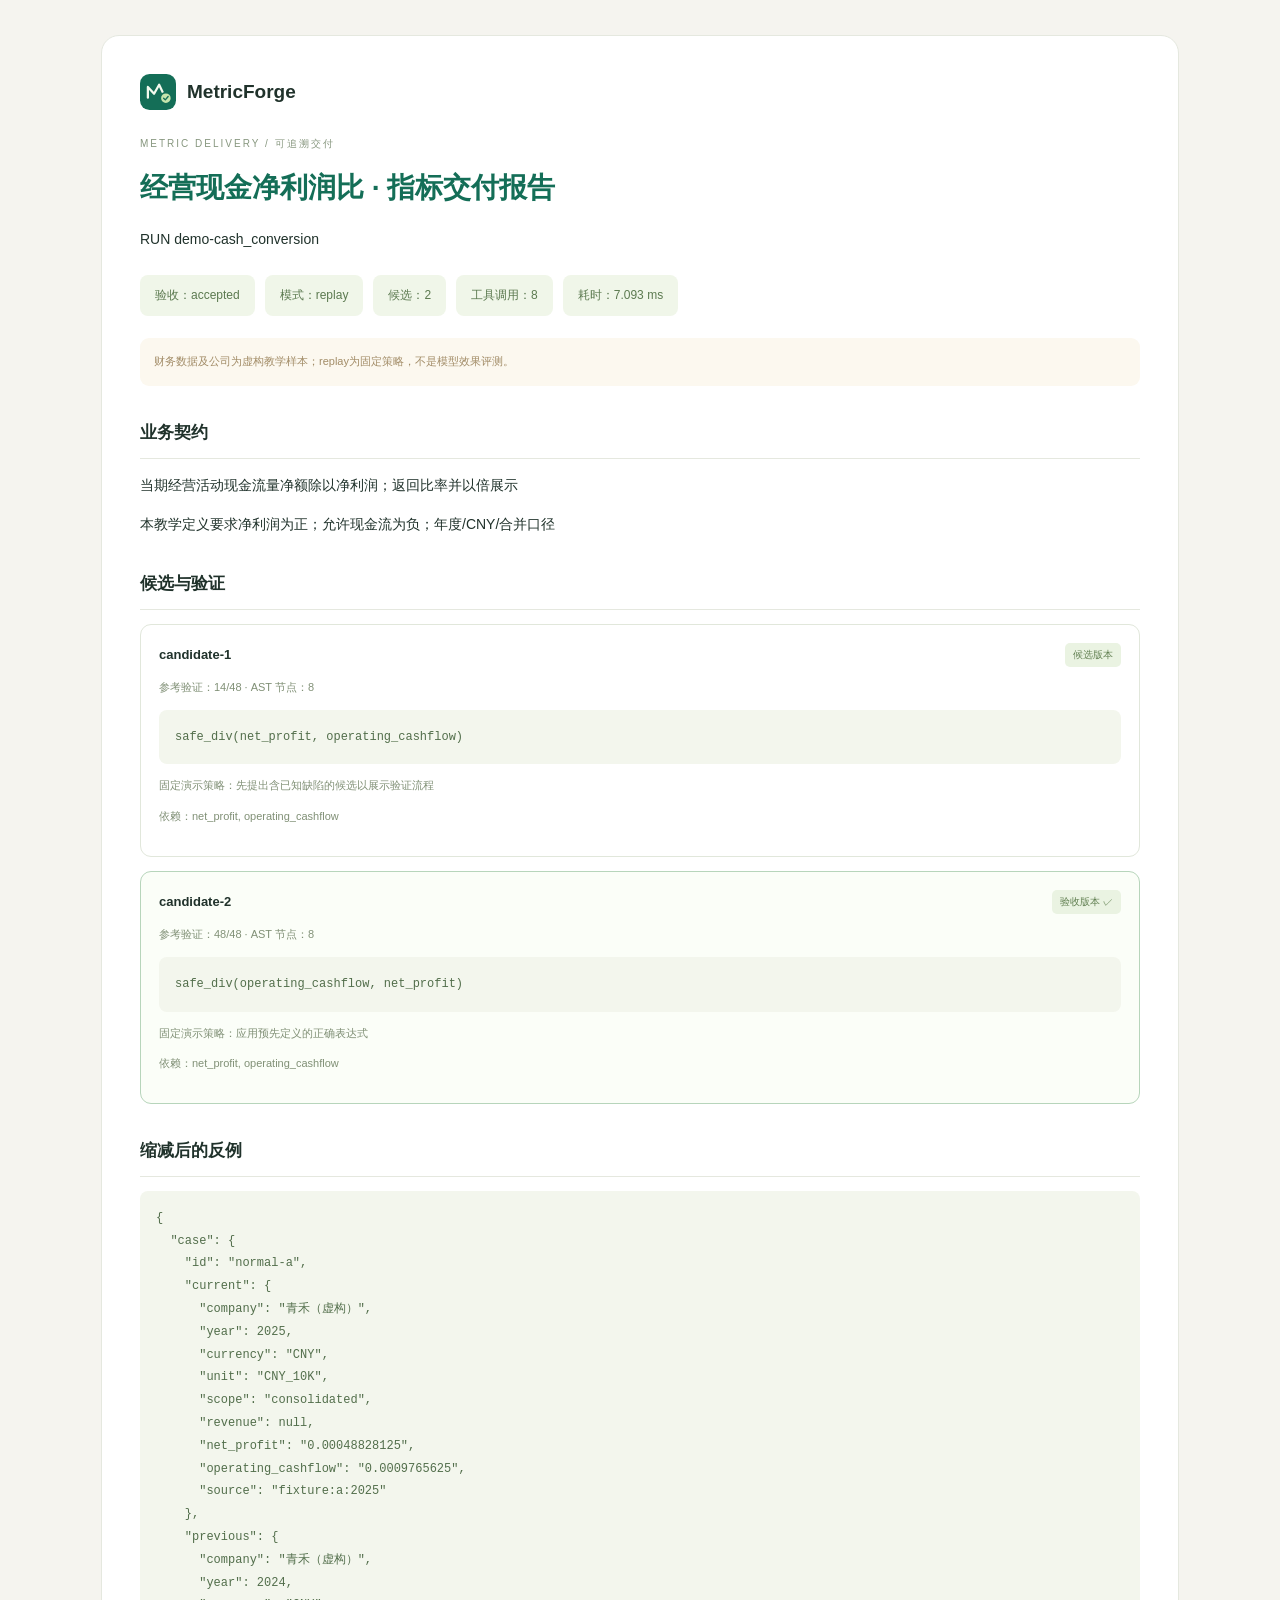
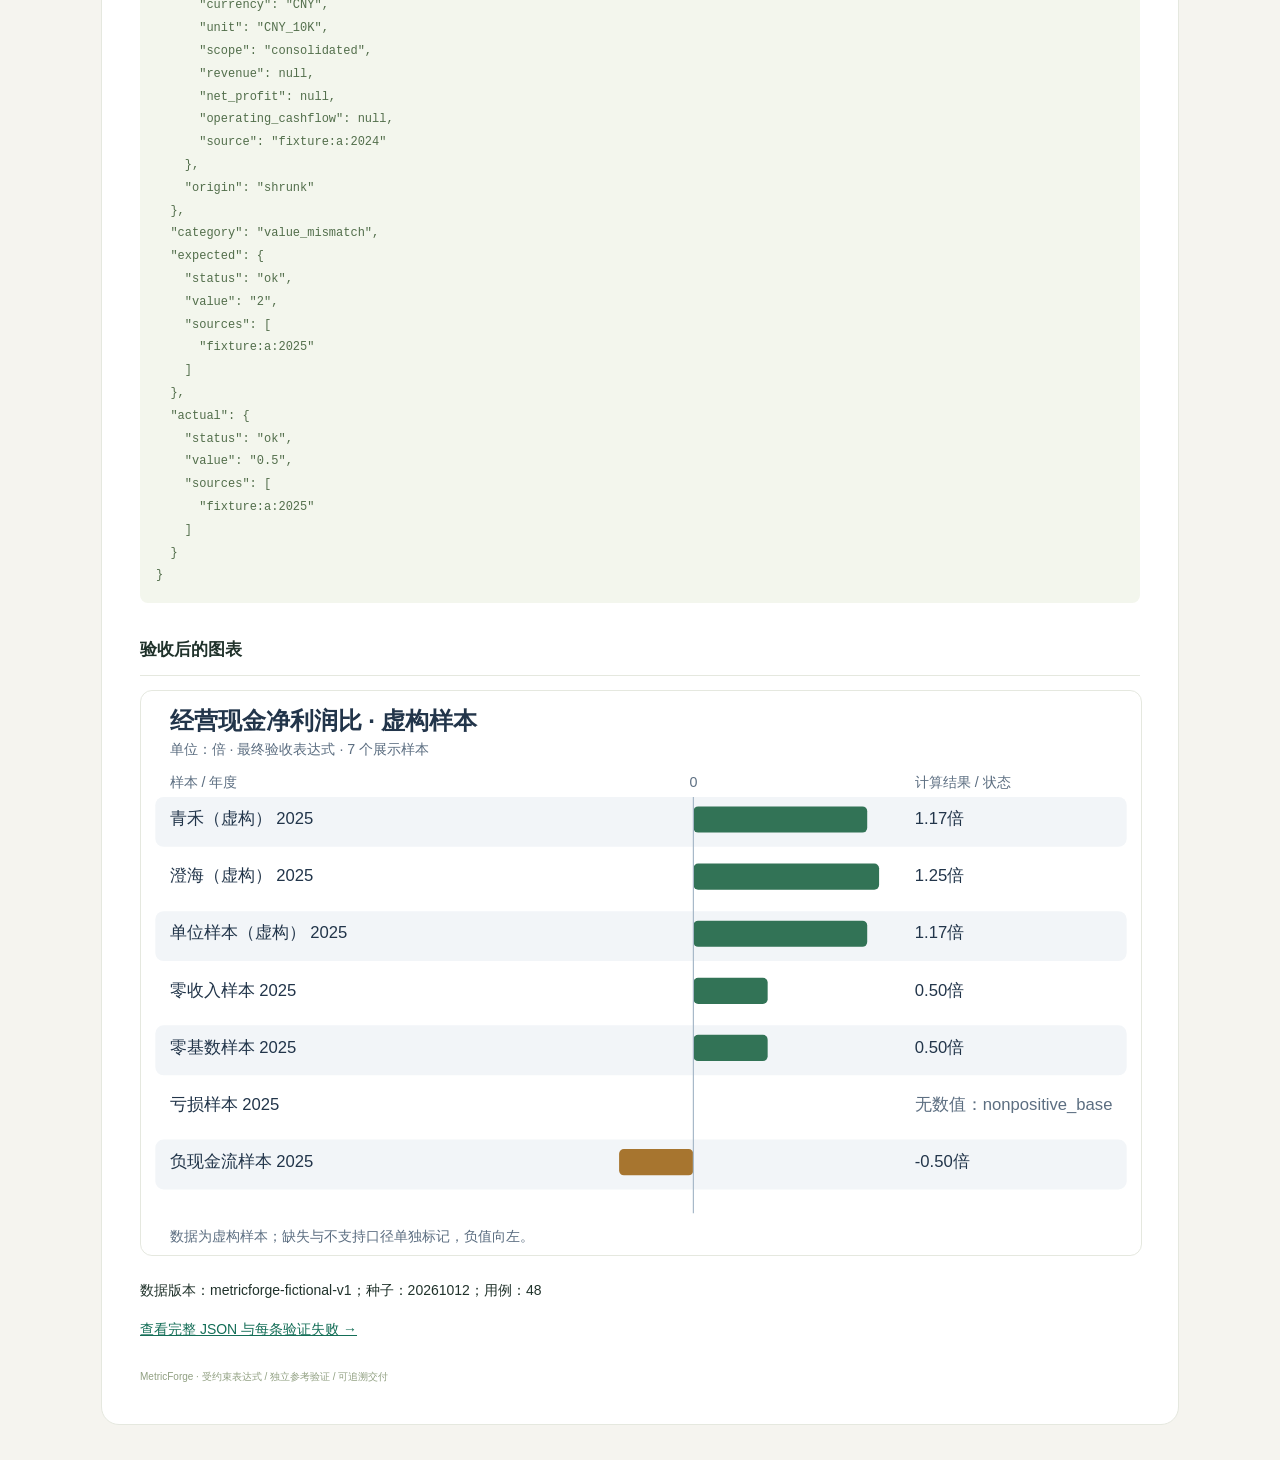
<file: docs/validation/cash_conversion/report.html>
<!doctype html><html lang="zh-CN"><head><meta charset="utf-8"><meta name="viewport" content="width=device-width,initial-scale=1"><title>MetricForge指标交付报告</title><style>
body{background:#f5f4ef;color:#20322b;font:14px/1.8 'Microsoft YaHei',sans-serif;margin:0}
main{max-width:1000px;margin:35px auto;padding:38px;background:white;border:1px solid #e5e8df;
border-radius:18px}.brand{display:flex;align-items:center;gap:11px;font-size:19px;font-weight:650;
margin-bottom:25px}.brand svg{width:36px;height:36px}.eyebrow{font-size:10px;letter-spacing:2px;
color:#87977f}h1{color:#146e57;font-size:28px;margin:10px 0}h2{font-size:17px;margin-top:32px;
padding-bottom:9px;border-bottom:1px solid #e5e8df}h3{font-size:13px;margin:0;display:flex;
justify-content:space-between;align-items:center}article{border:1px solid #e1e7db;
border-radius:11px;padding:18px;margin:14px 0}.accepted{border-color:#b7d5bb;background:#fbfef8}
article p{font-size:11px;color:#809076}pre{background:#f3f6ed;color:#526e4b;padding:16px;
border-radius:8px;white-space:pre-wrap;overflow-wrap:anywhere;font:12px/1.9 Consolas,monospace}
.stats{display:flex;gap:10px;flex-wrap:wrap;margin:22px 0}.stats div{background:#f0f6e9;
color:#5c7a50;padding:10px 15px;border-radius:8px;font-size:12px}.tag{font-size:10px;
background:#eaf3e2;color:#628052;padding:3px 8px;border-radius:5px;font-weight:400}
img{width:100%;height:auto;border:1px solid #e5e8df;border-radius:12px}
.note{background:#fcf8ef;color:#a28c67;font-size:11px;padding:14px;border-radius:9px}
a{color:#146e57}footer{font-size:10px;color:#91a082;margin-top:25px}
@media(max-width:700px){main{margin:14px 10px;padding:22px}h1{font-size:23px}}
@media print{body{background:white}main{border:none;margin:0;padding:0}article{break-inside:avoid}}
</style></head><body><main><div class="brand"><svg xmlns="http://www.w3.org/2000/svg" viewBox="0 0 64 64" role="img" aria-labelledby="title"><title id="title">MetricForge 指标与验证标记</title><rect width="64" height="64" rx="17" fill="#146e57"/><path d="M14 42V23l11 12 9-16 11 23" fill="none" stroke="#f4faee" stroke-width="4" stroke-linecap="round" stroke-linejoin="round"/><circle cx="46" cy="43" r="10" fill="#c6e5ad" stroke="#146e57" stroke-width="3"/><path d="m42 43 3 3 5-6" fill="none" stroke="#146e57" stroke-width="2.4" stroke-linecap="round" stroke-linejoin="round"/></svg>
MetricForge</div><p class="eyebrow">METRIC DELIVERY / 可追溯交付</p><h1>经营现金净利润比 · 指标交付报告</h1><p>RUN demo-cash_conversion</p><div class="stats"><div>验收：accepted</div><div>模式：replay</div><div>候选：2</div><div>工具调用：8</div><div>耗时：7.093 ms</div></div><p class="note">财务数据及公司为虚构教学样本；replay为固定策略，不是模型效果评测。</p><h2>业务契约</h2><p>当期经营活动现金流量净额除以净利润；返回比率并以倍展示</p><p>本教学定义要求净利润为正；允许现金流为负；年度/CNY/合并口径</p><h2>候选与验证</h2><article class="candidate"><h3>candidate-1<span class="tag">候选版本</span></h3><p>参考验证：14/48 · AST 节点：8</p><pre>safe_div(net_profit, operating_cashflow)</pre><p>固定演示策略：先提出含已知缺陷的候选以展示验证流程</p><p>依赖：net_profit, operating_cashflow</p></article><article class="accepted"><h3>candidate-2<span class="tag">验收版本 ✓</span></h3><p>参考验证：48/48 · AST 节点：8</p><pre>safe_div(operating_cashflow, net_profit)</pre><p>固定演示策略：应用预先定义的正确表达式</p><p>依赖：net_profit, operating_cashflow</p></article><h2>缩减后的反例</h2><pre>{
  &quot;case&quot;: {
    &quot;id&quot;: &quot;normal-a&quot;,
    &quot;current&quot;: {
      &quot;company&quot;: &quot;青禾（虚构）&quot;,
      &quot;year&quot;: 2025,
      &quot;currency&quot;: &quot;CNY&quot;,
      &quot;unit&quot;: &quot;CNY_10K&quot;,
      &quot;scope&quot;: &quot;consolidated&quot;,
      &quot;revenue&quot;: null,
      &quot;net_profit&quot;: &quot;0.00048828125&quot;,
      &quot;operating_cashflow&quot;: &quot;0.0009765625&quot;,
      &quot;source&quot;: &quot;fixture:a:2025&quot;
    },
    &quot;previous&quot;: {
      &quot;company&quot;: &quot;青禾（虚构）&quot;,
      &quot;year&quot;: 2024,
      &quot;currency&quot;: &quot;CNY&quot;,
      &quot;unit&quot;: &quot;CNY_10K&quot;,
      &quot;scope&quot;: &quot;consolidated&quot;,
      &quot;revenue&quot;: null,
      &quot;net_profit&quot;: null,
      &quot;operating_cashflow&quot;: null,
      &quot;source&quot;: &quot;fixture:a:2024&quot;
    },
    &quot;origin&quot;: &quot;shrunk&quot;
  },
  &quot;category&quot;: &quot;value_mismatch&quot;,
  &quot;expected&quot;: {
    &quot;status&quot;: &quot;ok&quot;,
    &quot;value&quot;: &quot;2&quot;,
    &quot;sources&quot;: [
      &quot;fixture:a:2025&quot;
    ]
  },
  &quot;actual&quot;: {
    &quot;status&quot;: &quot;ok&quot;,
    &quot;value&quot;: &quot;0.5&quot;,
    &quot;sources&quot;: [
      &quot;fixture:a:2025&quot;
    ]
  }
}</pre><h2>验收后的图表</h2><img src="chart.svg" alt="指标图表预览"><p>数据版本：metricforge-fictional-v1；种子：20261012；用例：48</p><p><a href="delivery.json">查看完整 JSON 与每条验证失败 →</a></p><footer>MetricForge · 受约束表达式 / 独立参考验证 / 可追溯交付</footer></main></body></html>
</file>
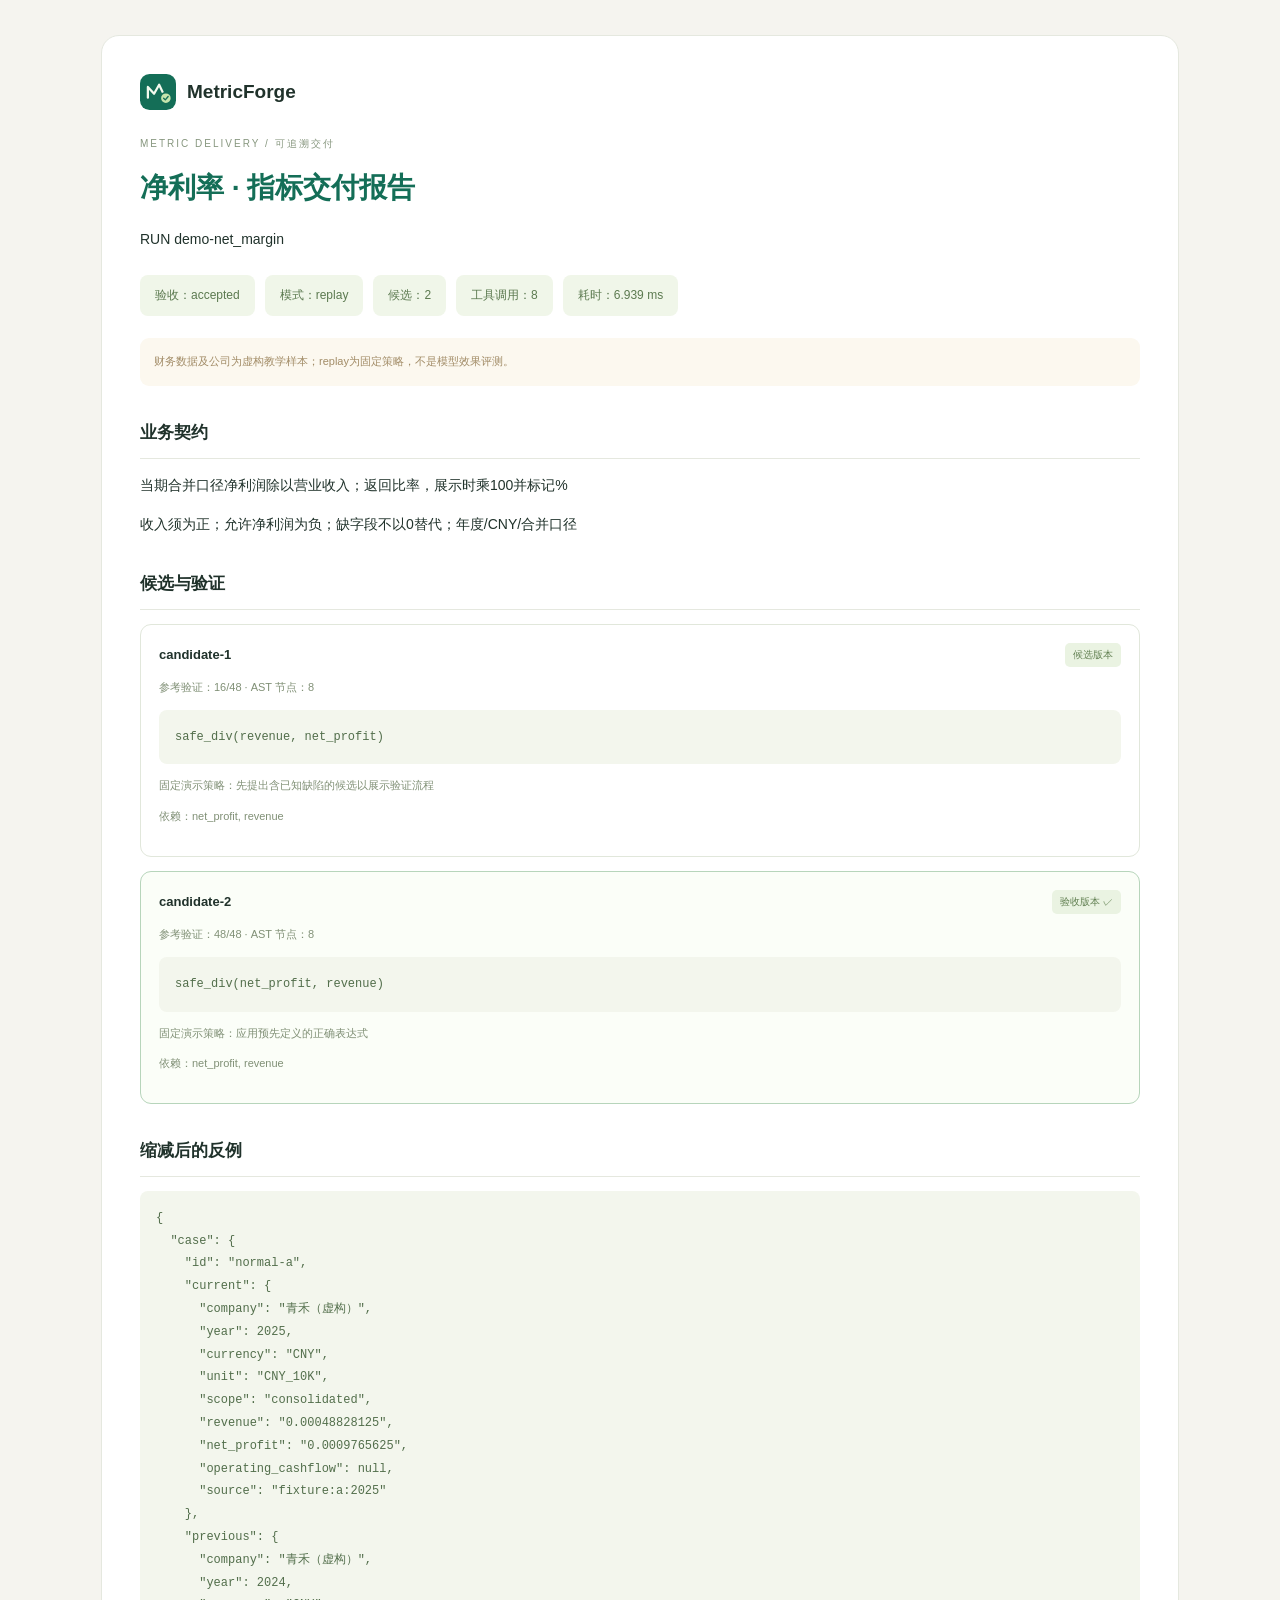
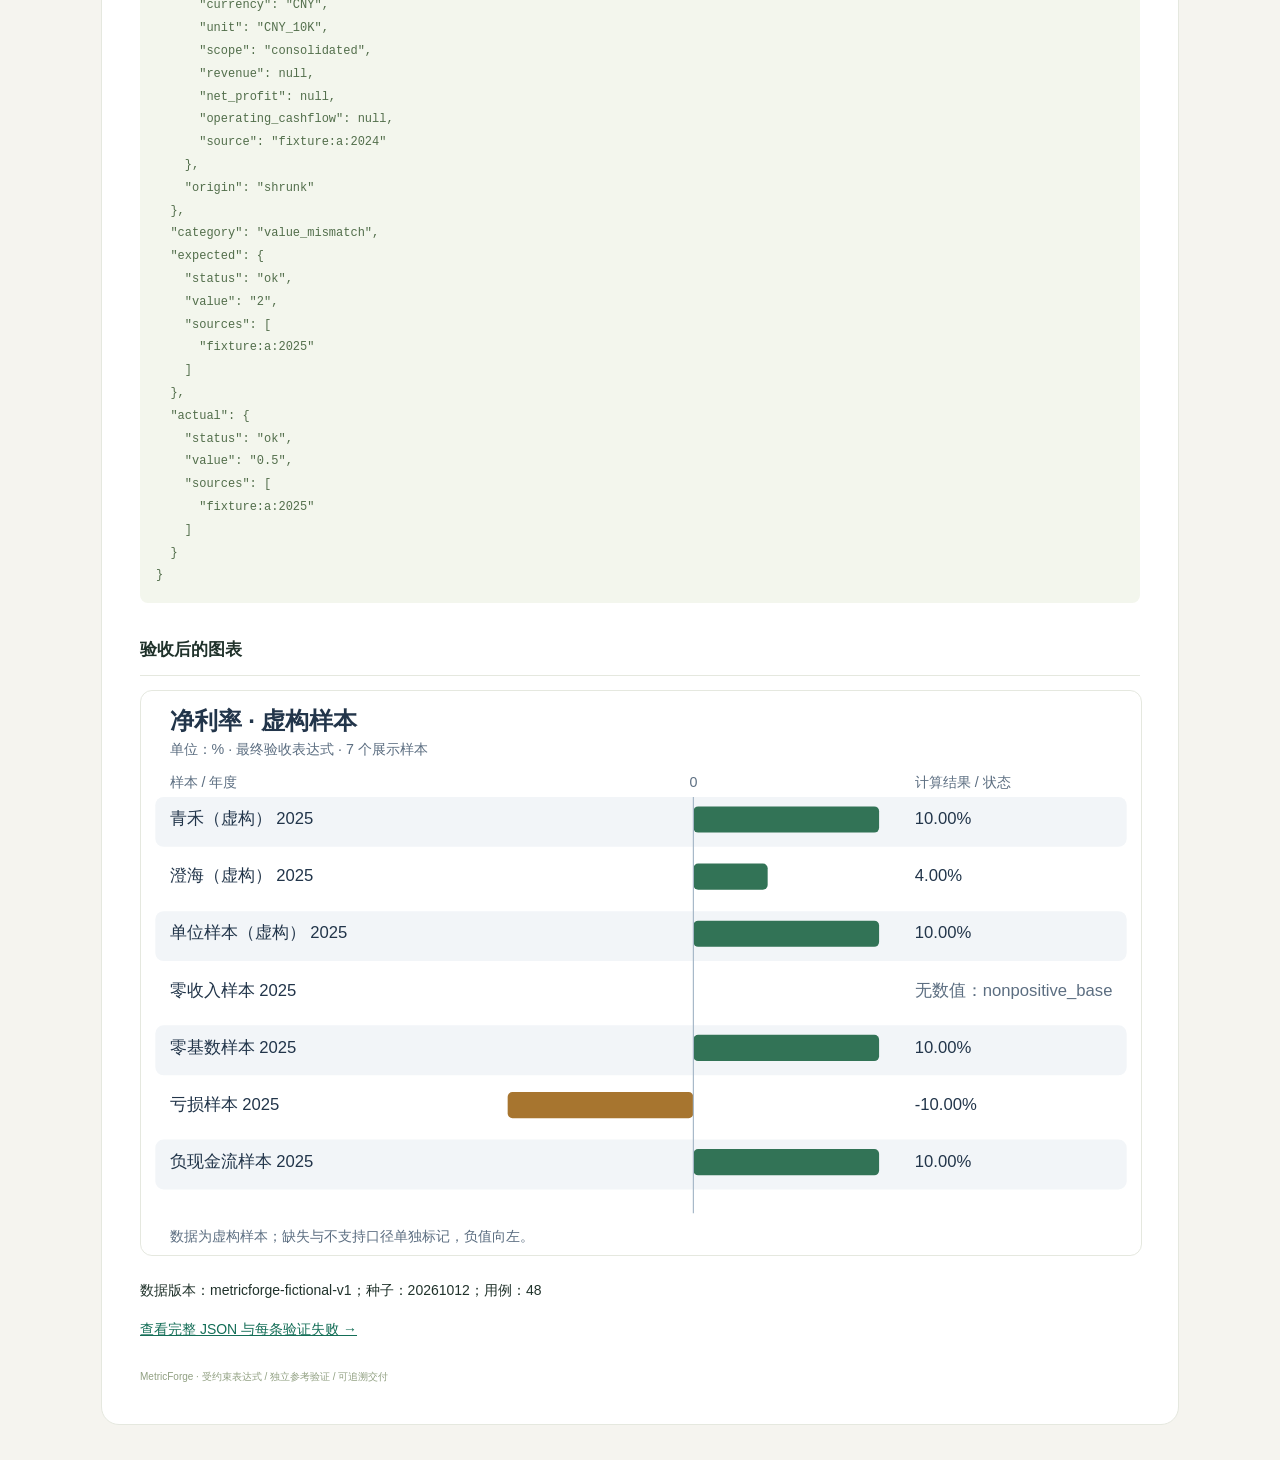
<file: docs/validation/net_margin/report.html>
<!doctype html><html lang="zh-CN"><head><meta charset="utf-8"><meta name="viewport" content="width=device-width,initial-scale=1"><title>MetricForge指标交付报告</title><style>
body{background:#f5f4ef;color:#20322b;font:14px/1.8 'Microsoft YaHei',sans-serif;margin:0}
main{max-width:1000px;margin:35px auto;padding:38px;background:white;border:1px solid #e5e8df;
border-radius:18px}.brand{display:flex;align-items:center;gap:11px;font-size:19px;font-weight:650;
margin-bottom:25px}.brand svg{width:36px;height:36px}.eyebrow{font-size:10px;letter-spacing:2px;
color:#87977f}h1{color:#146e57;font-size:28px;margin:10px 0}h2{font-size:17px;margin-top:32px;
padding-bottom:9px;border-bottom:1px solid #e5e8df}h3{font-size:13px;margin:0;display:flex;
justify-content:space-between;align-items:center}article{border:1px solid #e1e7db;
border-radius:11px;padding:18px;margin:14px 0}.accepted{border-color:#b7d5bb;background:#fbfef8}
article p{font-size:11px;color:#809076}pre{background:#f3f6ed;color:#526e4b;padding:16px;
border-radius:8px;white-space:pre-wrap;overflow-wrap:anywhere;font:12px/1.9 Consolas,monospace}
.stats{display:flex;gap:10px;flex-wrap:wrap;margin:22px 0}.stats div{background:#f0f6e9;
color:#5c7a50;padding:10px 15px;border-radius:8px;font-size:12px}.tag{font-size:10px;
background:#eaf3e2;color:#628052;padding:3px 8px;border-radius:5px;font-weight:400}
img{width:100%;height:auto;border:1px solid #e5e8df;border-radius:12px}
.note{background:#fcf8ef;color:#a28c67;font-size:11px;padding:14px;border-radius:9px}
a{color:#146e57}footer{font-size:10px;color:#91a082;margin-top:25px}
@media(max-width:700px){main{margin:14px 10px;padding:22px}h1{font-size:23px}}
@media print{body{background:white}main{border:none;margin:0;padding:0}article{break-inside:avoid}}
</style></head><body><main><div class="brand"><svg xmlns="http://www.w3.org/2000/svg" viewBox="0 0 64 64" role="img" aria-labelledby="title"><title id="title">MetricForge 指标与验证标记</title><rect width="64" height="64" rx="17" fill="#146e57"/><path d="M14 42V23l11 12 9-16 11 23" fill="none" stroke="#f4faee" stroke-width="4" stroke-linecap="round" stroke-linejoin="round"/><circle cx="46" cy="43" r="10" fill="#c6e5ad" stroke="#146e57" stroke-width="3"/><path d="m42 43 3 3 5-6" fill="none" stroke="#146e57" stroke-width="2.4" stroke-linecap="round" stroke-linejoin="round"/></svg>
MetricForge</div><p class="eyebrow">METRIC DELIVERY / 可追溯交付</p><h1>净利率 · 指标交付报告</h1><p>RUN demo-net_margin</p><div class="stats"><div>验收：accepted</div><div>模式：replay</div><div>候选：2</div><div>工具调用：8</div><div>耗时：6.939 ms</div></div><p class="note">财务数据及公司为虚构教学样本；replay为固定策略，不是模型效果评测。</p><h2>业务契约</h2><p>当期合并口径净利润除以营业收入；返回比率，展示时乘100并标记%</p><p>收入须为正；允许净利润为负；缺字段不以0替代；年度/CNY/合并口径</p><h2>候选与验证</h2><article class="candidate"><h3>candidate-1<span class="tag">候选版本</span></h3><p>参考验证：16/48 · AST 节点：8</p><pre>safe_div(revenue, net_profit)</pre><p>固定演示策略：先提出含已知缺陷的候选以展示验证流程</p><p>依赖：net_profit, revenue</p></article><article class="accepted"><h3>candidate-2<span class="tag">验收版本 ✓</span></h3><p>参考验证：48/48 · AST 节点：8</p><pre>safe_div(net_profit, revenue)</pre><p>固定演示策略：应用预先定义的正确表达式</p><p>依赖：net_profit, revenue</p></article><h2>缩减后的反例</h2><pre>{
  &quot;case&quot;: {
    &quot;id&quot;: &quot;normal-a&quot;,
    &quot;current&quot;: {
      &quot;company&quot;: &quot;青禾（虚构）&quot;,
      &quot;year&quot;: 2025,
      &quot;currency&quot;: &quot;CNY&quot;,
      &quot;unit&quot;: &quot;CNY_10K&quot;,
      &quot;scope&quot;: &quot;consolidated&quot;,
      &quot;revenue&quot;: &quot;0.00048828125&quot;,
      &quot;net_profit&quot;: &quot;0.0009765625&quot;,
      &quot;operating_cashflow&quot;: null,
      &quot;source&quot;: &quot;fixture:a:2025&quot;
    },
    &quot;previous&quot;: {
      &quot;company&quot;: &quot;青禾（虚构）&quot;,
      &quot;year&quot;: 2024,
      &quot;currency&quot;: &quot;CNY&quot;,
      &quot;unit&quot;: &quot;CNY_10K&quot;,
      &quot;scope&quot;: &quot;consolidated&quot;,
      &quot;revenue&quot;: null,
      &quot;net_profit&quot;: null,
      &quot;operating_cashflow&quot;: null,
      &quot;source&quot;: &quot;fixture:a:2024&quot;
    },
    &quot;origin&quot;: &quot;shrunk&quot;
  },
  &quot;category&quot;: &quot;value_mismatch&quot;,
  &quot;expected&quot;: {
    &quot;status&quot;: &quot;ok&quot;,
    &quot;value&quot;: &quot;2&quot;,
    &quot;sources&quot;: [
      &quot;fixture:a:2025&quot;
    ]
  },
  &quot;actual&quot;: {
    &quot;status&quot;: &quot;ok&quot;,
    &quot;value&quot;: &quot;0.5&quot;,
    &quot;sources&quot;: [
      &quot;fixture:a:2025&quot;
    ]
  }
}</pre><h2>验收后的图表</h2><img src="chart.svg" alt="指标图表预览"><p>数据版本：metricforge-fictional-v1；种子：20261012；用例：48</p><p><a href="delivery.json">查看完整 JSON 与每条验证失败 →</a></p><footer>MetricForge · 受约束表达式 / 独立参考验证 / 可追溯交付</footer></main></body></html>
</file>
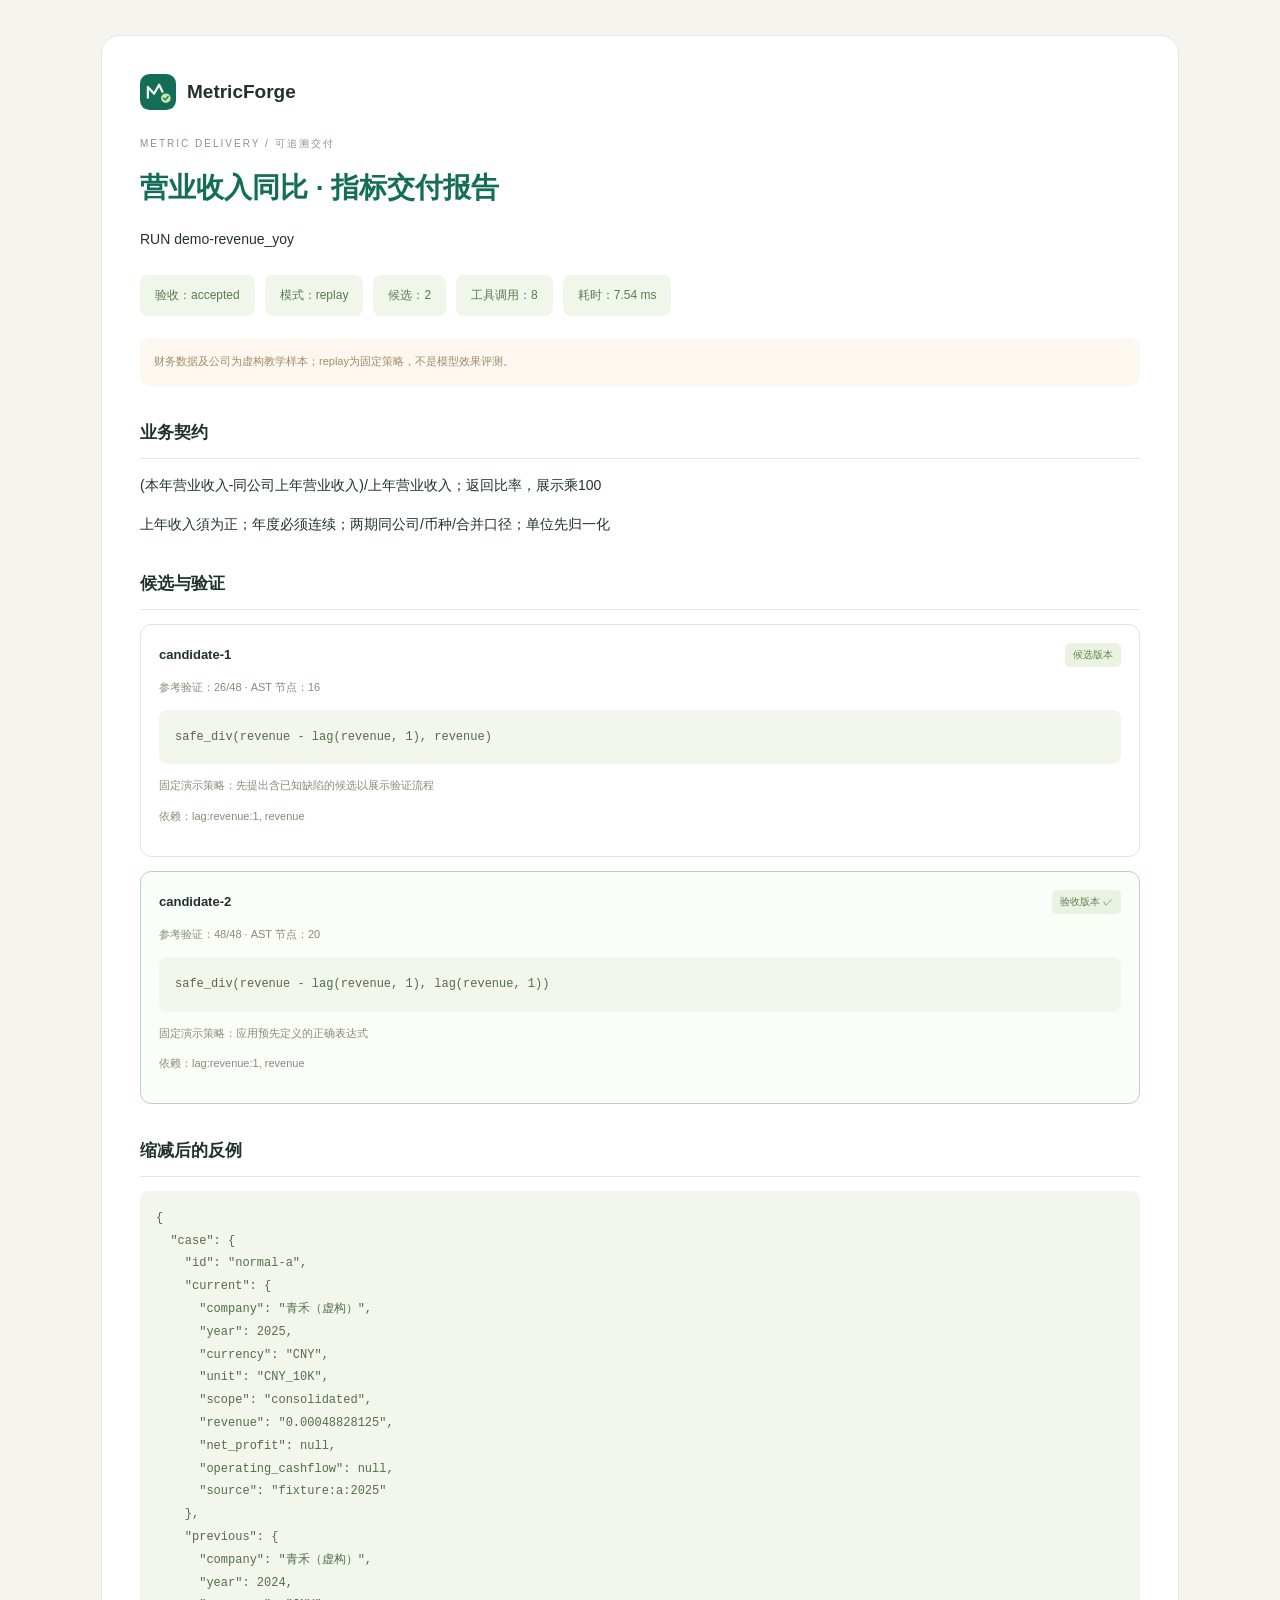
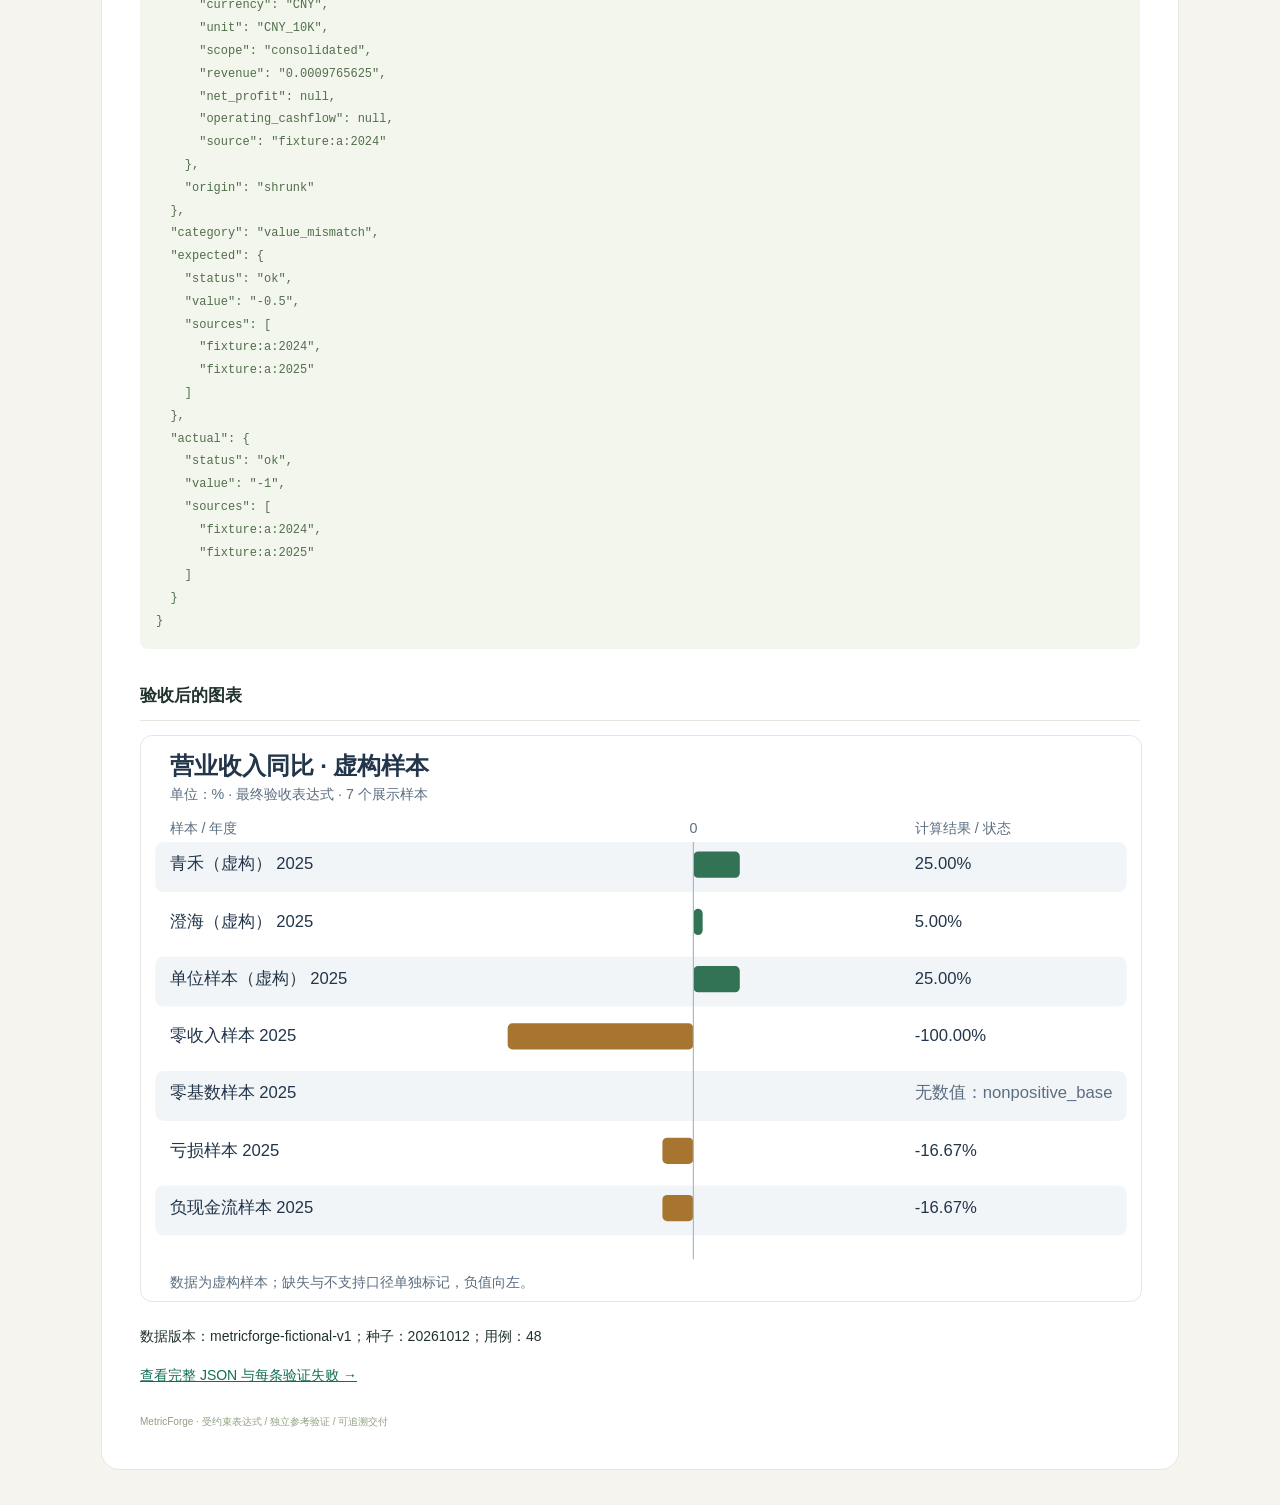
<file: docs/validation/revenue_yoy/report.html>
<!doctype html><html lang="zh-CN"><head><meta charset="utf-8"><meta name="viewport" content="width=device-width,initial-scale=1"><title>MetricForge指标交付报告</title><style>
body{background:#f5f4ef;color:#20322b;font:14px/1.8 'Microsoft YaHei',sans-serif;margin:0}
main{max-width:1000px;margin:35px auto;padding:38px;background:white;border:1px solid #e5e8df;
border-radius:18px}.brand{display:flex;align-items:center;gap:11px;font-size:19px;font-weight:650;
margin-bottom:25px}.brand svg{width:36px;height:36px}.eyebrow{font-size:10px;letter-spacing:2px;
color:#87977f}h1{color:#146e57;font-size:28px;margin:10px 0}h2{font-size:17px;margin-top:32px;
padding-bottom:9px;border-bottom:1px solid #e5e8df}h3{font-size:13px;margin:0;display:flex;
justify-content:space-between;align-items:center}article{border:1px solid #e1e7db;
border-radius:11px;padding:18px;margin:14px 0}.accepted{border-color:#b7d5bb;background:#fbfef8}
article p{font-size:11px;color:#809076}pre{background:#f3f6ed;color:#526e4b;padding:16px;
border-radius:8px;white-space:pre-wrap;overflow-wrap:anywhere;font:12px/1.9 Consolas,monospace}
.stats{display:flex;gap:10px;flex-wrap:wrap;margin:22px 0}.stats div{background:#f0f6e9;
color:#5c7a50;padding:10px 15px;border-radius:8px;font-size:12px}.tag{font-size:10px;
background:#eaf3e2;color:#628052;padding:3px 8px;border-radius:5px;font-weight:400}
img{width:100%;height:auto;border:1px solid #e5e8df;border-radius:12px}
.note{background:#fcf8ef;color:#a28c67;font-size:11px;padding:14px;border-radius:9px}
a{color:#146e57}footer{font-size:10px;color:#91a082;margin-top:25px}
@media(max-width:700px){main{margin:14px 10px;padding:22px}h1{font-size:23px}}
@media print{body{background:white}main{border:none;margin:0;padding:0}article{break-inside:avoid}}
</style></head><body><main><div class="brand"><svg xmlns="http://www.w3.org/2000/svg" viewBox="0 0 64 64" role="img" aria-labelledby="title"><title id="title">MetricForge 指标与验证标记</title><rect width="64" height="64" rx="17" fill="#146e57"/><path d="M14 42V23l11 12 9-16 11 23" fill="none" stroke="#f4faee" stroke-width="4" stroke-linecap="round" stroke-linejoin="round"/><circle cx="46" cy="43" r="10" fill="#c6e5ad" stroke="#146e57" stroke-width="3"/><path d="m42 43 3 3 5-6" fill="none" stroke="#146e57" stroke-width="2.4" stroke-linecap="round" stroke-linejoin="round"/></svg>
MetricForge</div><p class="eyebrow">METRIC DELIVERY / 可追溯交付</p><h1>营业收入同比 · 指标交付报告</h1><p>RUN demo-revenue_yoy</p><div class="stats"><div>验收：accepted</div><div>模式：replay</div><div>候选：2</div><div>工具调用：8</div><div>耗时：7.54 ms</div></div><p class="note">财务数据及公司为虚构教学样本；replay为固定策略，不是模型效果评测。</p><h2>业务契约</h2><p>(本年营业收入-同公司上年营业收入)/上年营业收入；返回比率，展示乘100</p><p>上年收入須为正；年度必须连续；两期同公司/币种/合并口径；单位先归一化</p><h2>候选与验证</h2><article class="candidate"><h3>candidate-1<span class="tag">候选版本</span></h3><p>参考验证：26/48 · AST 节点：16</p><pre>safe_div(revenue - lag(revenue, 1), revenue)</pre><p>固定演示策略：先提出含已知缺陷的候选以展示验证流程</p><p>依赖：lag:revenue:1, revenue</p></article><article class="accepted"><h3>candidate-2<span class="tag">验收版本 ✓</span></h3><p>参考验证：48/48 · AST 节点：20</p><pre>safe_div(revenue - lag(revenue, 1), lag(revenue, 1))</pre><p>固定演示策略：应用预先定义的正确表达式</p><p>依赖：lag:revenue:1, revenue</p></article><h2>缩减后的反例</h2><pre>{
  &quot;case&quot;: {
    &quot;id&quot;: &quot;normal-a&quot;,
    &quot;current&quot;: {
      &quot;company&quot;: &quot;青禾（虚构）&quot;,
      &quot;year&quot;: 2025,
      &quot;currency&quot;: &quot;CNY&quot;,
      &quot;unit&quot;: &quot;CNY_10K&quot;,
      &quot;scope&quot;: &quot;consolidated&quot;,
      &quot;revenue&quot;: &quot;0.00048828125&quot;,
      &quot;net_profit&quot;: null,
      &quot;operating_cashflow&quot;: null,
      &quot;source&quot;: &quot;fixture:a:2025&quot;
    },
    &quot;previous&quot;: {
      &quot;company&quot;: &quot;青禾（虚构）&quot;,
      &quot;year&quot;: 2024,
      &quot;currency&quot;: &quot;CNY&quot;,
      &quot;unit&quot;: &quot;CNY_10K&quot;,
      &quot;scope&quot;: &quot;consolidated&quot;,
      &quot;revenue&quot;: &quot;0.0009765625&quot;,
      &quot;net_profit&quot;: null,
      &quot;operating_cashflow&quot;: null,
      &quot;source&quot;: &quot;fixture:a:2024&quot;
    },
    &quot;origin&quot;: &quot;shrunk&quot;
  },
  &quot;category&quot;: &quot;value_mismatch&quot;,
  &quot;expected&quot;: {
    &quot;status&quot;: &quot;ok&quot;,
    &quot;value&quot;: &quot;-0.5&quot;,
    &quot;sources&quot;: [
      &quot;fixture:a:2024&quot;,
      &quot;fixture:a:2025&quot;
    ]
  },
  &quot;actual&quot;: {
    &quot;status&quot;: &quot;ok&quot;,
    &quot;value&quot;: &quot;-1&quot;,
    &quot;sources&quot;: [
      &quot;fixture:a:2024&quot;,
      &quot;fixture:a:2025&quot;
    ]
  }
}</pre><h2>验收后的图表</h2><img src="chart.svg" alt="指标图表预览"><p>数据版本：metricforge-fictional-v1；种子：20261012；用例：48</p><p><a href="delivery.json">查看完整 JSON 与每条验证失败 →</a></p><footer>MetricForge · 受约束表达式 / 独立参考验证 / 可追溯交付</footer></main></body></html>
</file>
